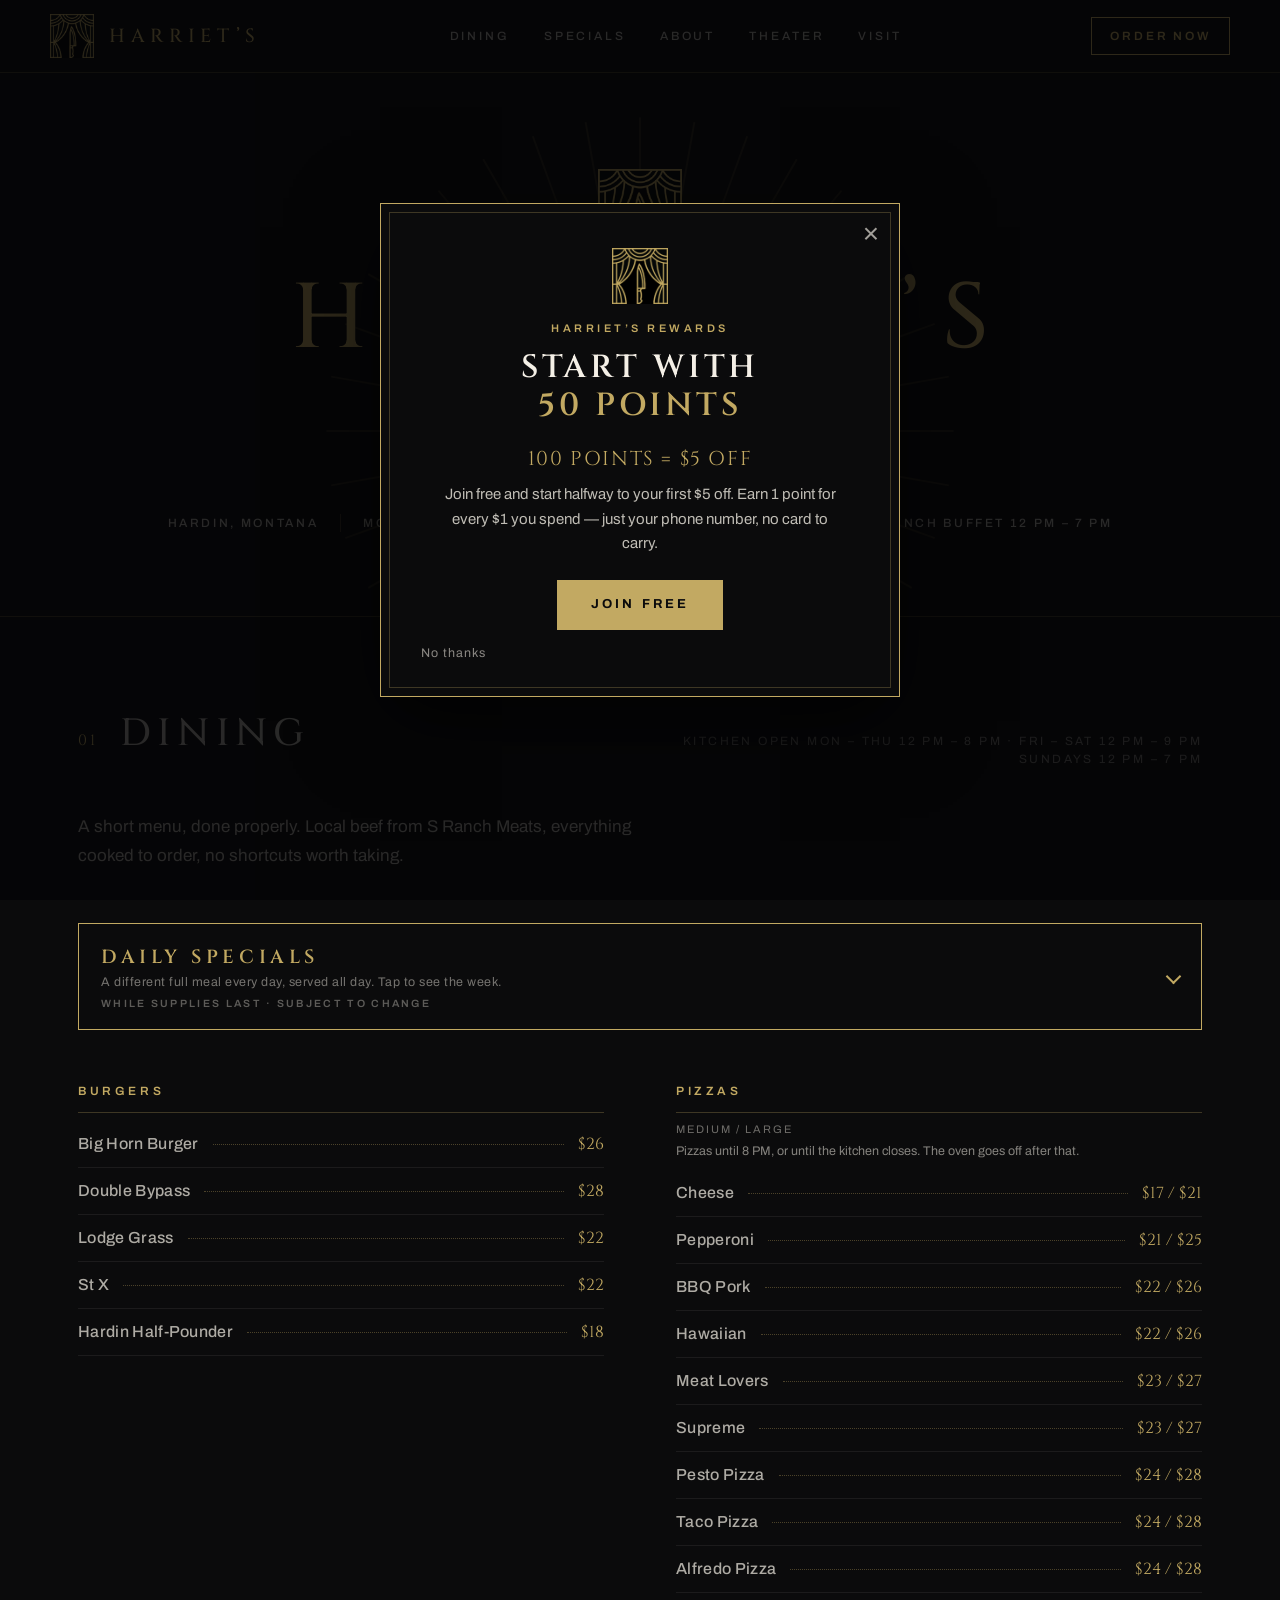
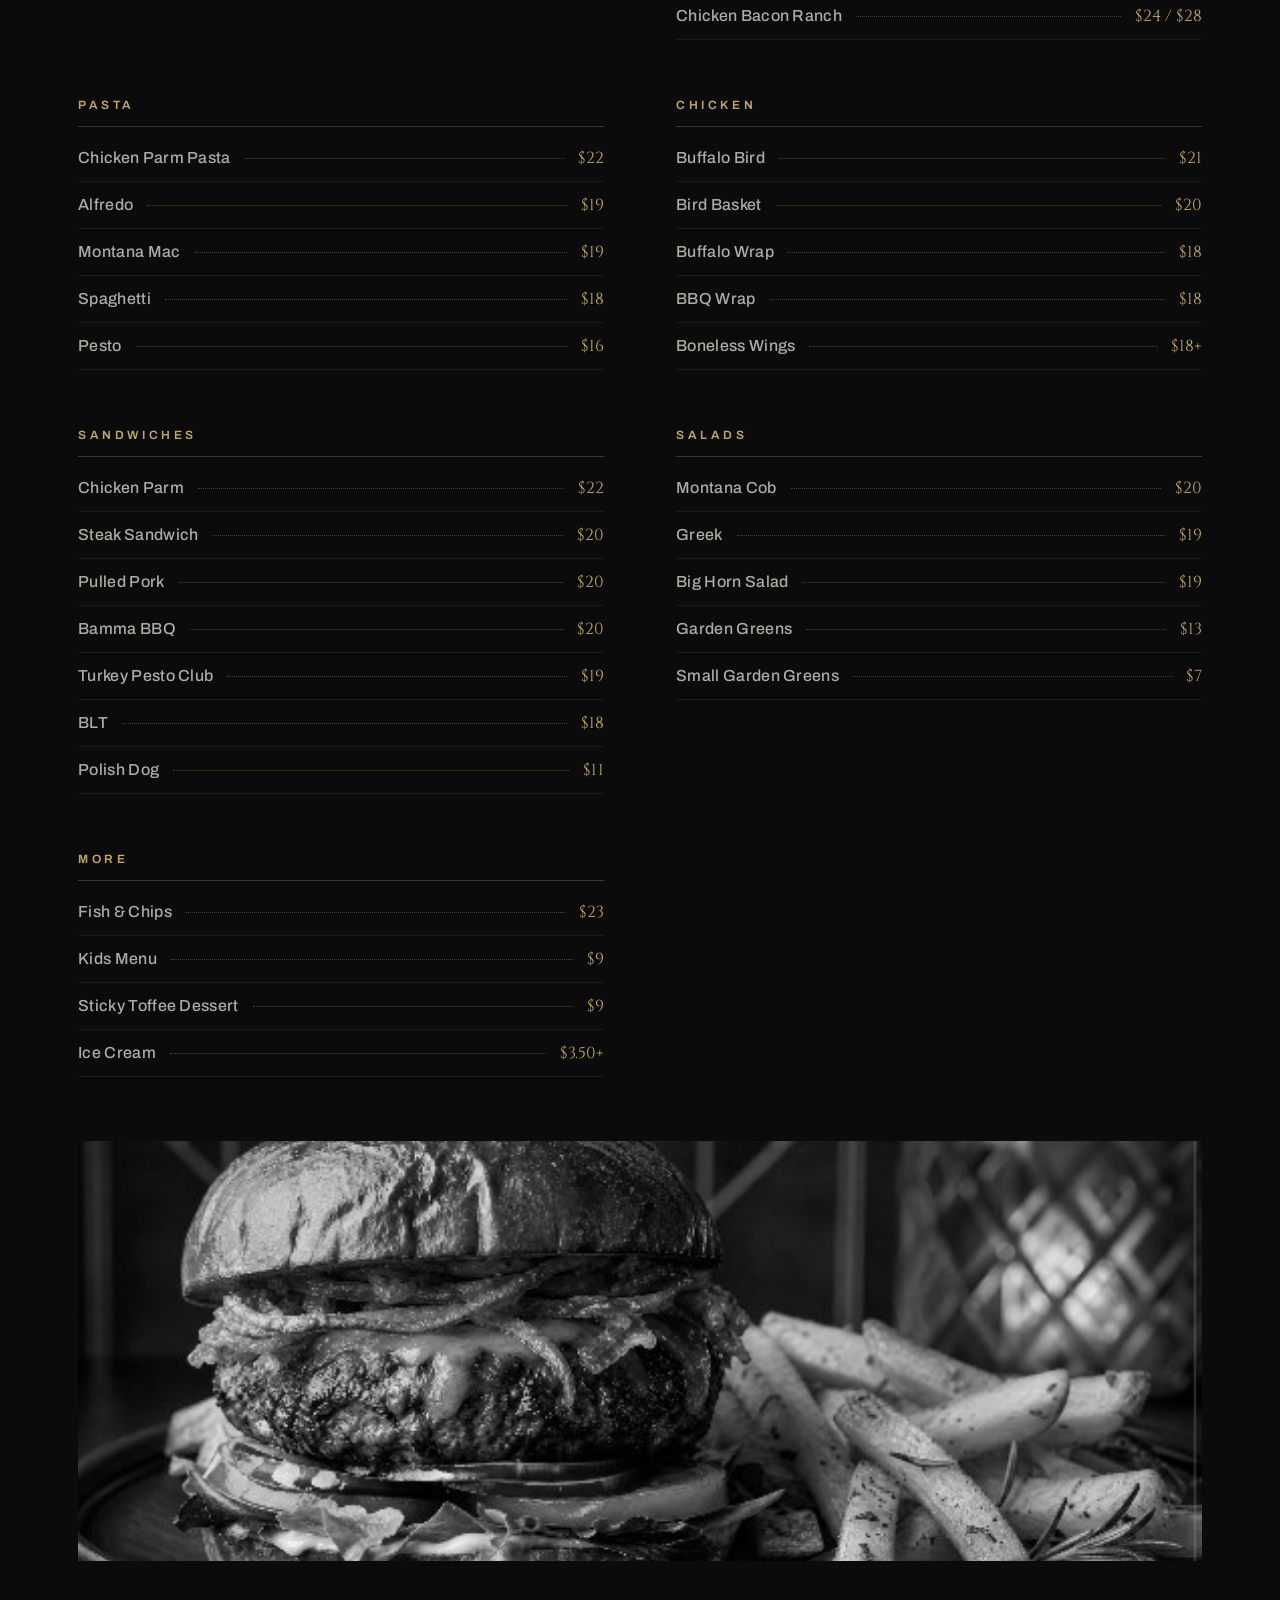
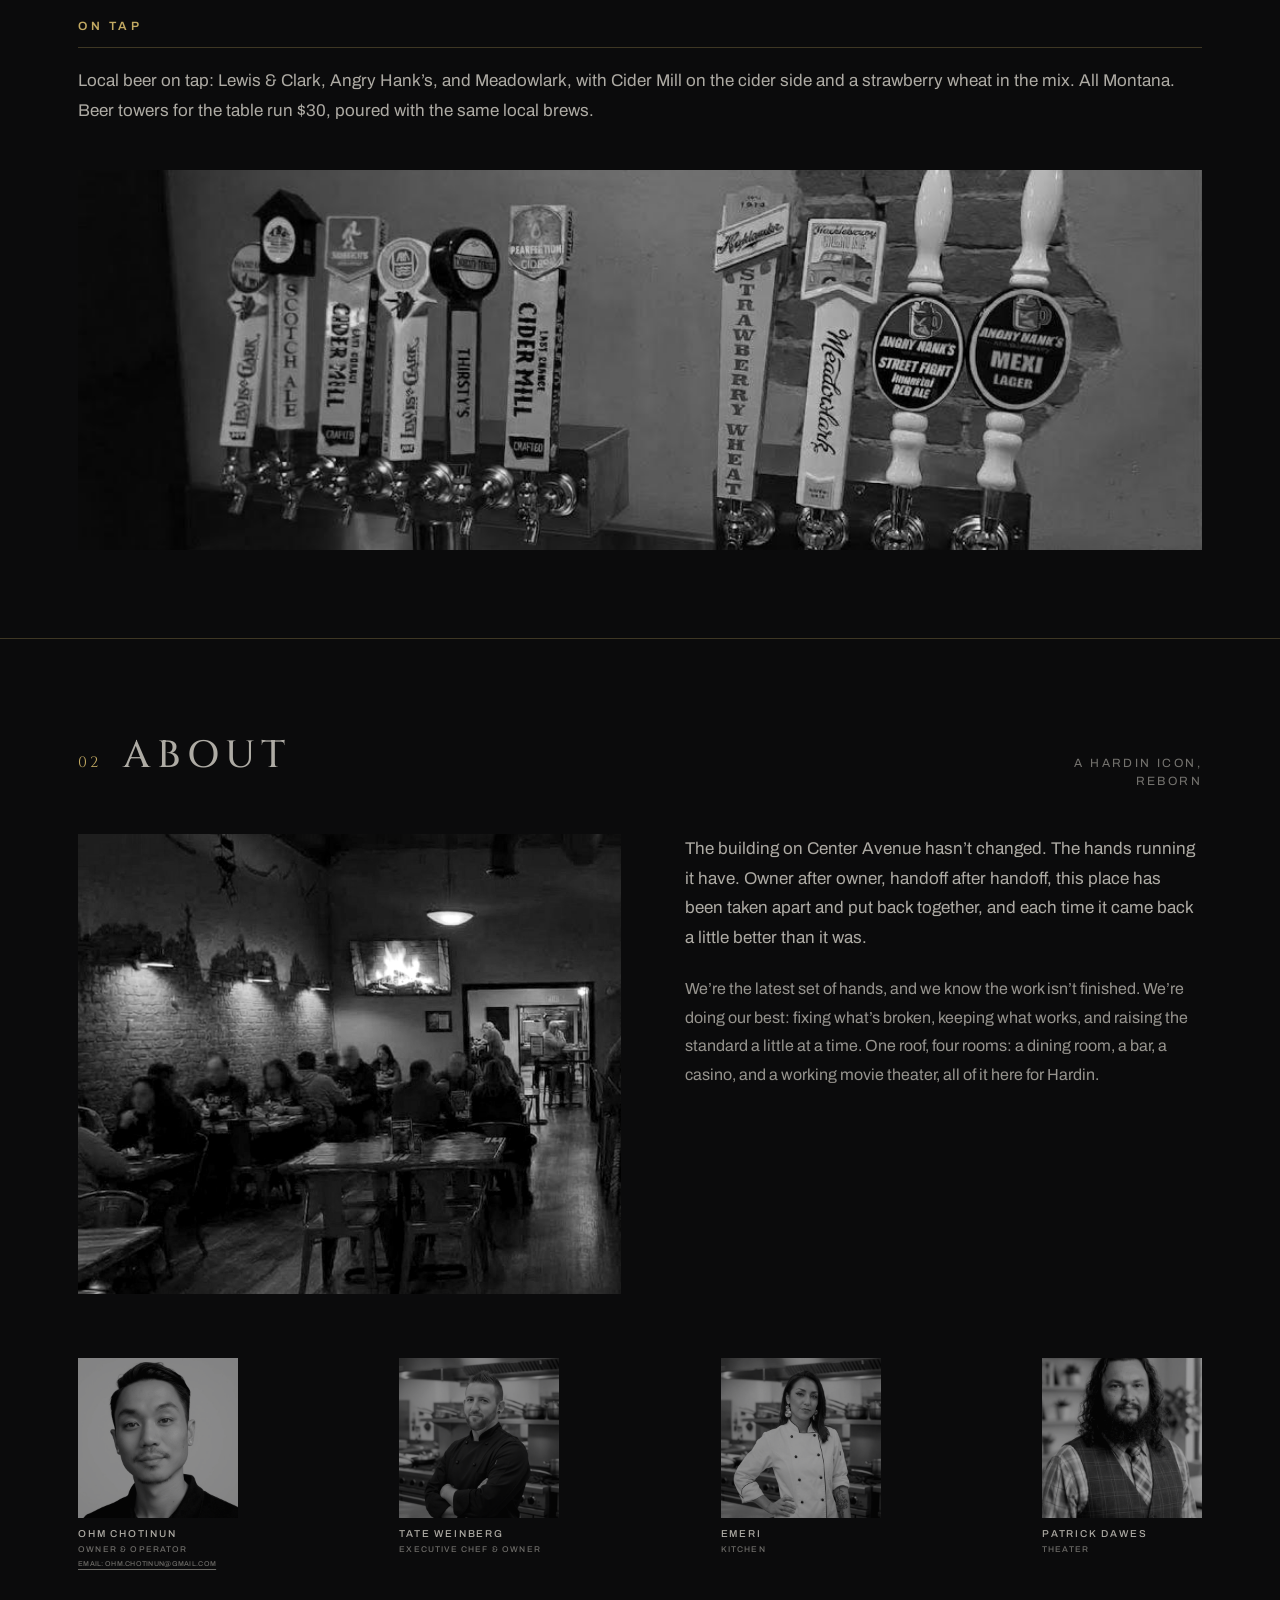
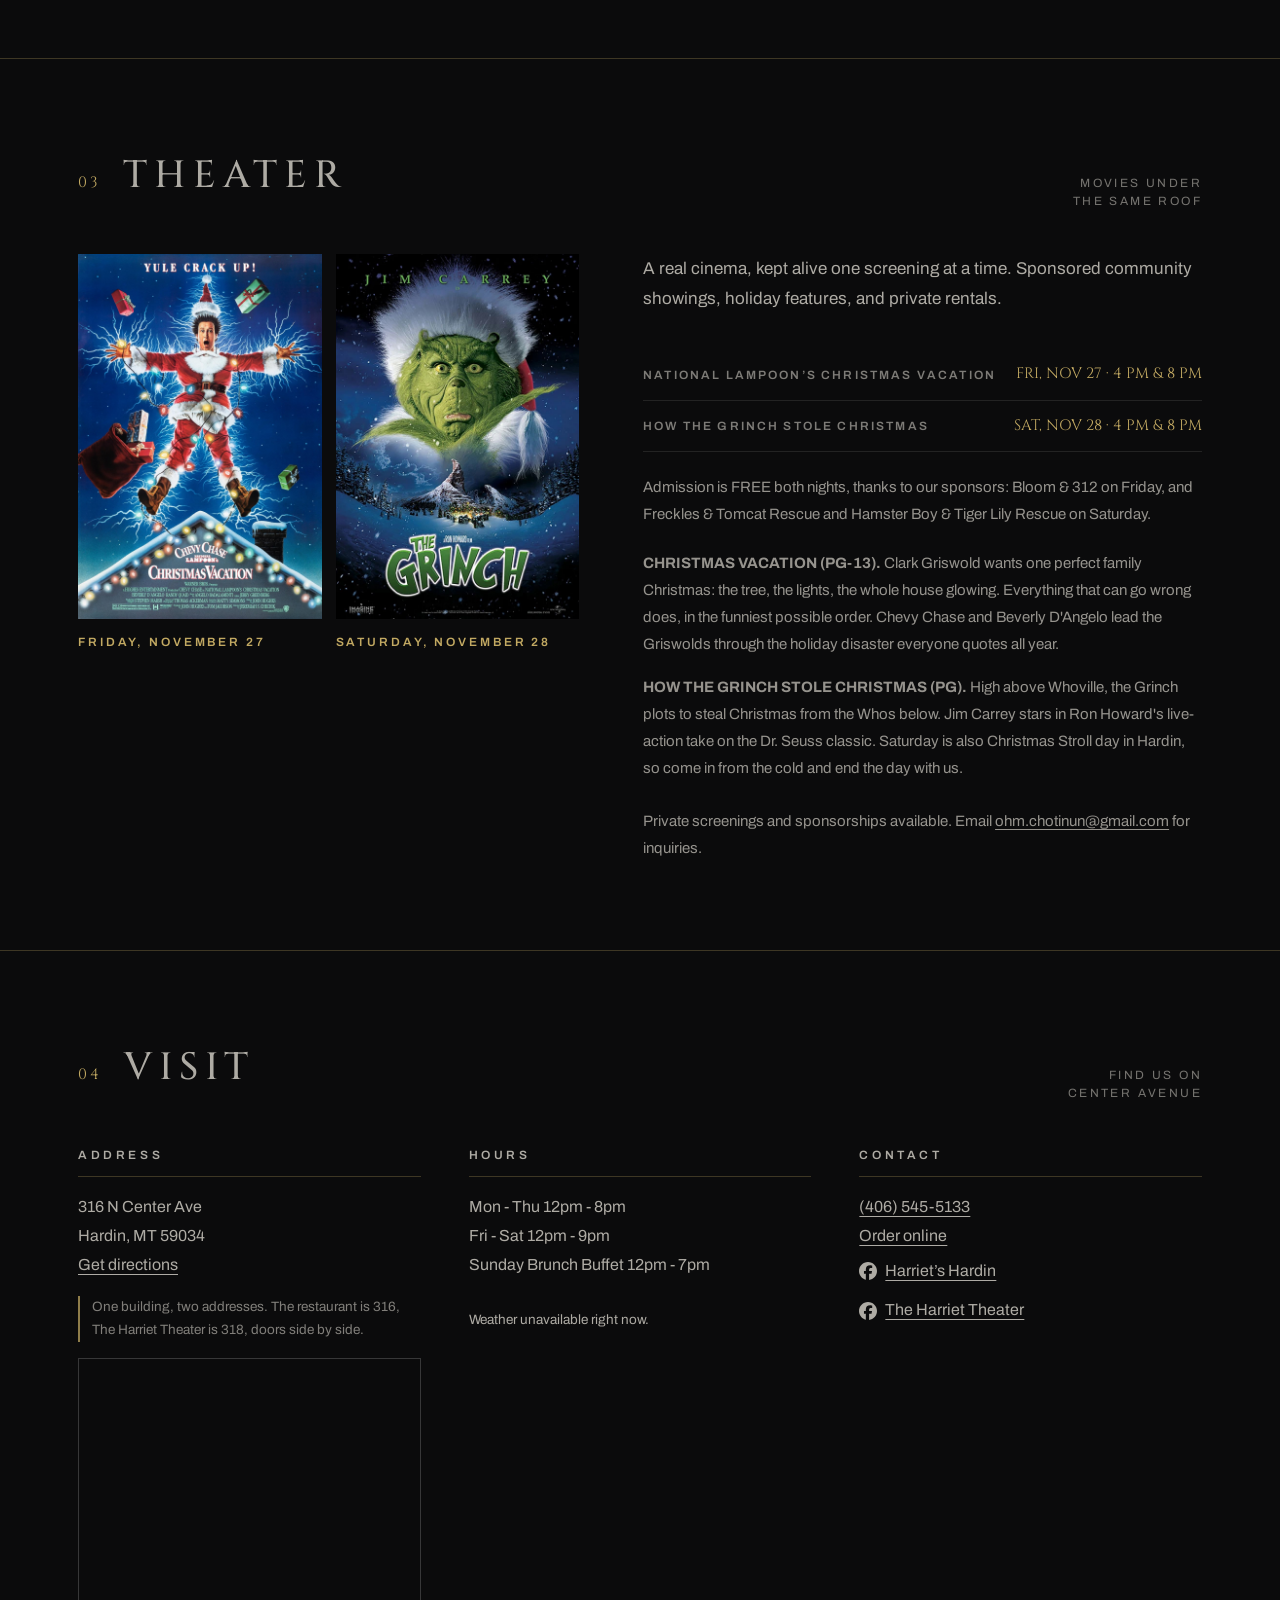
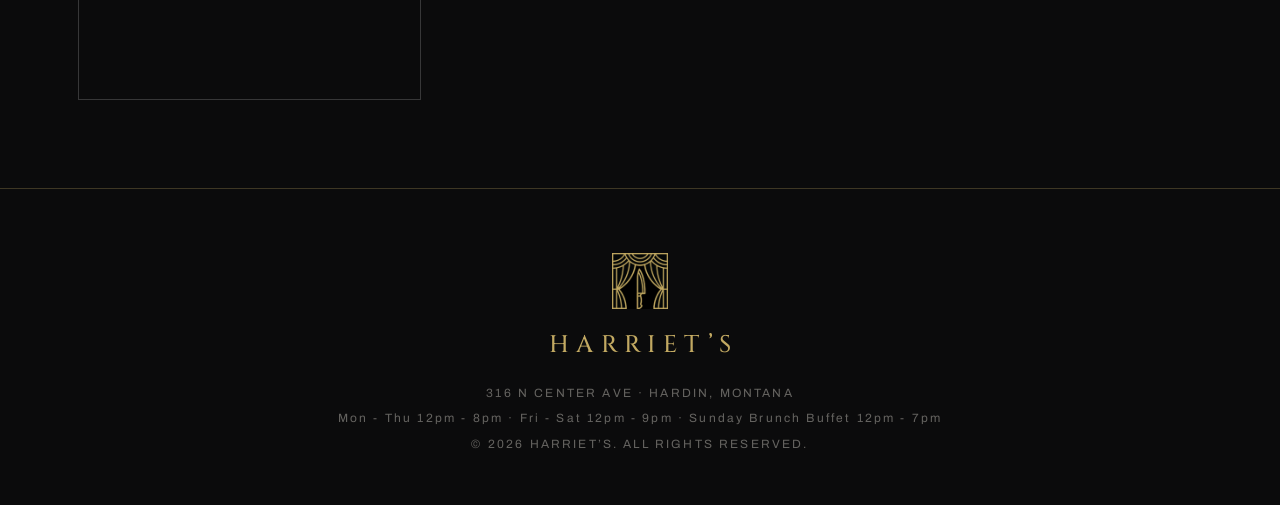
<file: index.html>
<!DOCTYPE html>
<html lang="en">
<head>
<!-- Google tag (gtag.js) - GA4 Harriets property 530887319 -->
<script async src="https://www.googletagmanager.com/gtag/js?id=G-EW9SPTZ8CP"></script>
<script>
  window.dataLayer = window.dataLayer || [];
  function gtag(){dataLayer.push(arguments);}
  gtag('js', new Date());
  gtag('config', 'G-EW9SPTZ8CP');
</script>
<meta charset="utf-8">
<meta name="viewport" content="width=device-width, initial-scale=1">
<link rel="icon" type="image/png" sizes="48x48" href="favicon.png">
<title>Harriet's — Restaurant, Bar, Casino &amp; Theater in Hardin, MT</title>
<meta name="description" content="Harriet's is a restaurant, bar, casino and theater in Hardin, Montana. Open Monday to Thursday 12 PM to 8 PM, Friday and Saturday 12 PM to 9 PM. Sunday brunch buffet 12 PM to 7 PM.">
<link rel="canonical" href="https://harrietshardin.com/">
<meta name="theme-color" content="#0B0B0C">
<meta property="og:type" content="website">
<meta property="og:site_name" content="Harriet's">
<meta property="og:title" content="Harriet's — Restaurant, Bar, Casino &amp; Theater in Hardin, MT">
<meta property="og:description" content="Harriet's is a restaurant, bar, casino and theater in Hardin, Montana. Open Monday to Thursday 12 PM to 8 PM, Friday and Saturday 12 PM to 9 PM. Sunday brunch buffet 12 PM to 7 PM.">
<meta property="og:url" content="https://harrietshardin.com/">
<meta property="og:image" content="https://harrietshardin.com/assets/interior.jpg">
<meta name="twitter:card" content="summary_large_image">
<meta name="twitter:title" content="Harriet's — Restaurant, Bar, Casino &amp; Theater in Hardin, MT">
<meta name="twitter:description" content="Restaurant, bar, casino and movie theater in Hardin, Montana. Mon to Thu 12 PM to 8 PM, Fri and Sat 12 PM to 9 PM. Sunday brunch buffet 12 PM to 7 PM.">
<meta name="twitter:image" content="https://harrietshardin.com/assets/interior.jpg">
<script type="application/ld+json">
{
  "@context": "https://schema.org",
  "@graph": [
    {
      "@type": "Restaurant",
      "@id": "https://harrietshardin.com/#restaurant",
      "name": "Harriet's",
      "url": "https://harrietshardin.com/",
      "telephone": "+1-406-545-5133",
      "priceRange": "$$",
      "servesCuisine": ["American", "Pizza"],
      "image": "https://harrietshardin.com/assets/interior.jpg",
      "logo": "https://harrietshardin.com/assets/badge.png",
      "address": {
        "@type": "PostalAddress",
        "streetAddress": "316 N Center Ave",
        "addressLocality": "Hardin",
        "addressRegion": "MT",
        "postalCode": "59034",
        "addressCountry": "US"
      },
      "geo": { "@type": "GeoCoordinates", "latitude": 45.731987, "longitude": -107.606436 },
      "hasMap": "https://www.google.com/maps/dir/?api=1&destination=Harriet%27s%2C+316+N+Center+Ave%2C+Hardin%2C+MT+59034",
      "hasMenu": "https://harrietshardin.com/#dining",
      "potentialAction": {
        "@type": "OrderAction",
        "target": "https://order.toasttab.com/online/harriets-hardin-mt-316-n-center-ave"
      },
      "openingHoursSpecification": [
        {
          "@type": "OpeningHoursSpecification",
          "dayOfWeek": ["Monday", "Tuesday", "Wednesday", "Thursday"],
          "opens": "12:00",
          "closes": "20:00"
        },
        {
          "@type": "OpeningHoursSpecification",
          "dayOfWeek": ["Friday", "Saturday"],
          "opens": "12:00",
          "closes": "21:00"
        },
        {
          "@type": "OpeningHoursSpecification",
          "dayOfWeek": "Sunday",
          "opens": "12:00",
          "closes": "19:00"
        }
      ],
      "sameAs": [
        "https://www.facebook.com/harrietshardin",
        "https://www.facebook.com/profile.php?id=61594097559830",
        "https://www.instagram.com/harriets_hardin"
      ]
    },
    {
      "@type": "MovieTheater",
      "@id": "https://harrietshardin.com/#theater",
      "name": "The Harriet Theater",
      "url": "https://harrietshardin.com/#theater",
      "telephone": "+1-406-545-5133",
      "address": {
        "@type": "PostalAddress",
        "streetAddress": "318 N Center Ave",
        "addressLocality": "Hardin",
        "addressRegion": "MT",
        "postalCode": "59034",
        "addressCountry": "US"
      },
      "geo": { "@type": "GeoCoordinates", "latitude": 45.731987, "longitude": -107.606436 },
      "sameAs": ["https://www.facebook.com/profile.php?id=61594097559830"]
    }
  ]
}
</script>
<link href="https://fonts.googleapis.com/css2?family=Cinzel:wght@400;500;600&family=Archivo:wght@400;500;600&display=swap" rel="stylesheet">
<style>
  :root{
    --ink:#0B0B0C; --ivory:#F4EFE6; --gold:#C2A962; --gold-dim:rgba(194,169,98,.55);
    --line:rgba(194,169,98,.28); --paper-line:rgba(20,20,18,.16);
  }
  *{margin:0;padding:0;box-sizing:border-box;}
  html{scroll-behavior:smooth;}
  body{font-family:'Archivo',Helvetica,Arial,sans-serif;background:var(--ink);color:rgba(244,239,230,.7);
       -webkit-font-smoothing:antialiased;line-height:1.5;}
  img{display:block;max-width:100%;}
  a{color:inherit;text-decoration:none;}
  .wrap{max-width:1180px;margin:0 auto;padding:0 28px;}
  .ks{margin-left:-.05em;}

  /* ---------- NAV ---------- */
  nav{position:sticky;top:0;z-index:50;background:rgba(11,11,12,.92);backdrop-filter:blur(8px);
      border-bottom:1px solid var(--line);}
  .nav-in{display:flex;align-items:center;justify-content:space-between;padding:14px 0;}
  .brand{display:flex;align-items:center;gap:14px;}
  .brand img{width:44px;height:44px;}
  .brand .wm{font-family:'Cinzel',serif;font-weight:500;font-size:19px;letter-spacing:.3em;padding-left:.05em;color:var(--gold);}
  .links{display:flex;gap:34px;font-size:12px;letter-spacing:.24em;font-weight:500;}
  .links a{opacity:1;} .links a:hover{opacity:1;color:var(--gold);}
  .order{border:1px solid var(--gold);color:var(--gold);padding:9px 18px;font-size:12px;letter-spacing:.24em;font-weight:600;}
  .order:hover{background:var(--gold);color:var(--ink);}
  @media(max-width:760px){ .links{display:none;} }

  /* ---------- HERO ---------- */
  .hero{position:relative;text-align:center;padding:96px 0 84px;overflow:hidden;}
  .sunburst{position:absolute;left:50%;top:38px;transform:translateX(-50%);width:640px;height:640px;
            opacity:.16;pointer-events:none;}
  .hero .badge{width:84px;margin:0 auto;position:relative;}
  .hero h1{font-family:'Cinzel',serif;font-weight:500;color:var(--gold);
           font-size:clamp(44px,9vw,92px);letter-spacing:.3em;padding-left:.3em;margin-top:18px;line-height:1.05;}
  .hero .desc{margin-top:18px;font-size:13px;letter-spacing:.44em;padding-left:.44em;font-weight:500;opacity:1;}
  .hero .est{font-family:'Cinzel',serif;margin-top:32px;font-size:13px;letter-spacing:.44em;padding-left:.44em;color:var(--gold);}
.hero .rule{width:120px;height:1px;background:var(--gold);margin:22px auto 34px;opacity:.8;}
  .hero .meta{display:flex;justify-content:center;gap:0;flex-wrap:wrap;font-size:12px;letter-spacing:.22em;font-weight:500;}
  .hero .meta span{padding:0 22px;border-right:1px solid var(--line);}
  .hero .meta span:last-child{border-right:none;}
  .hero .meta .hrs{white-space:nowrap;padding:0;border-right:none;}
  .hero .meta .sep{padding:0;border-right:none;}
  @media(max-width:640px){ .hero .meta span{border-right:none;padding:4px 10px;} .hero .meta .hrs-b{display:block;} .hero .meta .sep{display:none;} }
  @media(max-width:640px){ .sec-head:has(> .knote){flex-wrap:wrap;row-gap:10px;} .knote{flex:0 0 100%;margin-left:0;} .knote .k1{white-space:nowrap;} .knote .k2{display:block;white-space:nowrap;} .knote .ksep{display:none;} }

  /* ---------- SECTIONS ---------- */
  section.blk{padding:88px 0;border-top:1px solid var(--line);}
  .sec-head{display:flex;align-items:baseline;gap:22px;margin-bottom:44px;}
  .sec-num{font-family:'Cinzel',serif;color:var(--gold);font-size:15px;letter-spacing:.2em;}
  .sec-title{font-family:'Cinzel',serif;font-weight:500;font-size:clamp(26px,4vw,38px);letter-spacing:.18em;color:rgba(244,239,230,.7);}
  .sec-note{margin-left:auto;font-size:12px;letter-spacing:.2em;opacity:.65;text-align:right;}
  .lead{font-size:17px;line-height:1.75;max-width:560px;opacity:1;}
  .bw{filter:grayscale(1) contrast(1.05);}

  /* menu */
  .menu-grid{display:grid;grid-template-columns:1fr 1fr;gap:56px 72px;}
  @media(max-width:820px){ .menu-grid{grid-template-columns:1fr;} }
  .cat h3{font-size:12px;letter-spacing:.3em;font-weight:600;color:var(--gold);
          border-bottom:1px solid var(--line);padding-bottom:12px;margin-bottom:8px;}
  .item{display:flex;align-items:baseline;gap:14px;padding:11px 0;border-bottom:1px solid rgba(244,239,230,.07);}
  .item .nm{font-size:16px;font-weight:500;letter-spacing:.02em;}
  .item .dots{flex:1;border-bottom:1px dotted rgba(194,169,98,.35);transform:translateY(-4px);}
  .item .pr{font-family:'Cinzel',serif;font-size:16px;color:var(--gold);white-space:nowrap;}
  .photo-band{margin-top:64px;}
  .photo-band img{width:100%;height:380px;object-fit:cover;}

  /* specials expander */
  .sp-bar{display:flex;align-items:center;gap:16px;width:100%;text-align:left;cursor:pointer;background:none;
          border:1px solid var(--gold);padding:20px 22px;font-family:inherit;color:inherit;}
  .sp-bar:hover{background:rgba(194,169,98,.06);}
  .sp-bar-txt{display:block;}
  .sp-bar-t{display:block;font-family:'Cinzel',serif;font-size:19px;letter-spacing:.24em;color:var(--gold);font-weight:600;}
  .sp-bar-s{display:block;font-size:12.5px;opacity:.65;margin-top:5px;letter-spacing:.04em;}
  .sp-bar-micro{display:block;font-size:10.5px;letter-spacing:.22em;opacity:.5;margin-top:9px;font-weight:600;}
  .sp-chev{margin-left:auto;width:11px;height:11px;flex:none;border-right:2px solid var(--gold);border-bottom:2px solid var(--gold);transform:rotate(45deg);}
  .sp-chev.up{transform:rotate(225deg);}
  .sp-panel{border:1px solid var(--line);border-top:none;padding:26px 22px 24px;}
  .sp-fine{margin-top:28px;font-size:12.5px;line-height:1.8;opacity:.55;}

  /* about */
  .about-grid{display:grid;grid-template-columns:1.05fr 1fr;gap:64px;align-items:start;}
  @media(max-width:820px){ .about-grid{grid-template-columns:1fr;} }
  .about-grid img{width:100%;height:460px;object-fit:cover;}
  .crew{display:flex;justify-content:space-between;gap:18px;margin-top:64px;}
  .crew figure{width:160px;}
  @media(max-width:820px){ .crew{flex-wrap:wrap;} .crew figure{width:38%;} }
  .crew figure img{width:100%;aspect-ratio:1;object-fit:cover;opacity:.6;}
  .crew figcaption{margin-top:8px;font-size:10px;letter-spacing:.18em;font-weight:500;}
  .crew figcaption small{display:block;letter-spacing:.14em;opacity:.6;margin-top:3px;}

  /* theater */
  .theater-grid{display:grid;grid-template-columns:1fr 1fr;gap:64px;align-items:start;}
  @media(max-width:820px){ .theater-grid{grid-template-columns:1fr;} }
  .theater-grid img{width:100%;height:380px;object-fit:cover;}
  table.tt{width:100%;border-collapse:collapse;font-size:15px;}
  table.tt td{padding:14px 0;border-bottom:1px solid rgba(244,239,230,.1);}
  table.tt td:first-child{letter-spacing:.18em;font-size:12px;font-weight:600;opacity:.7;padding-right:18px;white-space:nowrap;}
  table.tt td:last-child{text-align:right;font-family:'Cinzel',serif;color:var(--gold);white-space:nowrap;}

  /* visit */
  .visit{background:var(--ink);}
  
  .visit-grid{display:grid;grid-template-columns:repeat(3,1fr);gap:48px;}
  @media(max-width:820px){ .visit-grid{grid-template-columns:1fr;} }
  .visit h4{font-size:12px;letter-spacing:.3em;font-weight:600;border-bottom:1px solid var(--line);padding-bottom:12px;margin-bottom:16px;}
  .visit p{font-size:16px;line-height:1.8;}
  .visit a{text-decoration:underline;text-underline-offset:4px;}
.fbrow{display:inline-flex;align-items:center;gap:8px;margin-top:6px;}

  /* footer */
  .fbadge{display:block;width:56px;height:56px;margin:0 auto 18px;}
footer{padding:64px 0 48px;text-align:center;border-top:1px solid var(--line);}
  footer .wm{font-family:'Cinzel',serif;font-weight:500;font-size:24px;letter-spacing:.3em;padding-left:.3em;color:var(--gold);}
  footer .fine{margin-top:18px;font-size:12px;letter-spacing:.18em;opacity:.55;line-height:2.1;}

  /* ---------- REWARDS POPUP ---------- */
  .rw-overlay{position:fixed;inset:0;z-index:200;background:rgba(5,5,6,.78);display:none;align-items:center;justify-content:center;padding:20px;}
  .rw-overlay.rw-show{display:flex;}
  .rw-card{position:relative;background:var(--ink);border:1px solid var(--gold);max-width:520px;width:100%;text-align:center;padding:44px 40px 36px;box-shadow:0 24px 80px rgba(0,0,0,.6);}
  .rw-card:before{content:"";position:absolute;inset:8px;border:1px solid var(--line);pointer-events:none;}
  .rw-badge{width:56px;height:56px;margin:0 auto 16px;}
  .rw-eyebrow{font-size:11px;letter-spacing:.32em;color:var(--gold);font-weight:600;margin-bottom:12px;}
  .rw-title{font-family:'Cinzel',serif;font-weight:600;font-size:32px;letter-spacing:.12em;color:var(--ivory);line-height:1.2;}
  .rw-title span{color:var(--gold);}
  .rw-offer{margin:18px 0 8px;font-family:'Cinzel',serif;font-size:20px;letter-spacing:.08em;color:var(--gold);}
  .rw-copy{font-size:15px;line-height:1.65;color:rgba(244,239,230,.78);max-width:400px;margin:0 auto;}
  .rw-btn{display:inline-block;margin-top:24px;background:var(--gold);color:var(--ink);font-size:13px;letter-spacing:.24em;font-weight:700;padding:15px 34px;}
  .rw-btn:hover{opacity:.88;}
  .rw-no{display:block;margin-top:16px;font-size:12.5px;letter-spacing:.08em;color:rgba(244,239,230,.55);cursor:pointer;background:none;border:none;font-family:inherit;}
  .rw-no:hover{color:var(--ivory);}
  .rw-x{position:absolute;top:10px;right:14px;z-index:2;background:none;border:none;color:rgba(244,239,230,.65);font-size:28px;line-height:1;cursor:pointer;padding:6px;}
  .rw-x:hover{color:var(--gold);}
  @media(max-width:640px){ .rw-card{padding:38px 24px 30px;} .rw-title{font-size:26px;} }
</style>
<!-- Meta Pixel Code -->
<script>
!function(f,b,e,v,n,t,s)
{if(f.fbq)return;n=f.fbq=function(){n.callMethod?
n.callMethod.apply(n,arguments):n.queue.push(arguments)};
if(!f._fbq)f._fbq=n;n.push=n;n.loaded=!0;n.version='2.0';
n.queue=[];t=b.createElement(e);t.async=!0;
t.src=v;s=b.getElementsByTagName(e)[0];
s.parentNode.insertBefore(t,s)}(window, document,'script',
'https://connect.facebook.net/en_US/fbevents.js');
fbq('init', '341253272173795');
fbq('track', 'PageView');
</script>
<noscript><img height="1" width="1" style="display:none"
src="https://www.facebook.com/tr?id=341253272173795&ev=PageView&noscript=1"
/></noscript>
<!-- End Meta Pixel Code -->
</head>
<body>

<nav><div class="wrap nav-in">
  <a class="brand" href="#top">
    <img src="assets/badge.png" alt="Harriet's emblem">
    <span class="wm">HARRIET&rsquo;<span class="ks">S</span></span>
  </a>
  <div class="links">
    <a href="#dining">DINING</a>
    <a href="#specials">SPECIALS</a>
    <a href="#about">ABOUT</a>
    <a href="#theater">THEATER</a>
    <a href="#visit">VISIT</a>
  </div>
  <a class="order" href="https://order.toasttab.com/online/harriets-hardin-mt-316-n-center-ave" target="_blank" rel="noopener">ORDER NOW</a>
</div></nav>

<header class="hero" id="top">
  <svg class="sunburst" viewBox="0 0 200 200" fill="none" stroke="#C2A962" stroke-width="0.6" aria-hidden="true">
    <g id="rays"></g>
  </svg>
  <script>
    (function(){var g=document.getElementById('rays'),s='';
      for(var i=0;i<36;i++){var a=(i*10)*Math.PI/180;
        s+='<line x1="100" y1="100" x2="'+(100+98*Math.cos(a)).toFixed(1)+'" y2="'+(100+98*Math.sin(a)).toFixed(1)+'"/>';}
      g.innerHTML=s;})();
  </script>
  <div class="wrap">
    <img class="badge" src="assets/badge.png" alt="Harriet's emblem: theater curtains and a chef's knife">
    <h1>HARRIET&rsquo;<span class="ks">S</span></h1>
    <div class="desc">RESTAURANT &middot; BAR &middot; CASINO &middot; THEATER</div>
    <div class="est">EST. 2026</div>
    <div class="rule"></div>
    <div class="meta">
      <span>HARDIN, MONTANA</span>
      <span><span class="hrs">MON &ndash; THU 12 PM &ndash; 8 PM</span><span class="hrs hrs-b"><span class="sep"> &middot; </span>FRI &ndash; SAT 12 PM &ndash; 9 PM</span></span>
      <span>SUNDAY BRUNCH BUFFET 12 PM &ndash; 7 PM</span>
    </div>
  </div>
</header>

<section class="blk" id="dining"><div class="wrap">
  <div class="sec-head">
    <span class="sec-num">01</span>
    <h2 class="sec-title">DINING</h2>
    <span class="sec-note knote">KITCHEN OPEN <span class="k1">MON &ndash; THU 12 PM &ndash; 8 PM</span><span class="k2"><span class="ksep"> &middot; </span>FRI &ndash; SAT 12 PM &ndash; 9 PM</span><br>SUNDAYS 12 PM &ndash; 7 PM</span>
  </div>
  <p class="lead">A short menu, done properly. Local beef from S Ranch Meats, everything cooked to order, no shortcuts worth taking.</p>

  <div id="specials" style="margin-top:52px;scroll-margin-top:96px;">
    <button class="sp-bar" id="spBar" aria-expanded="false" aria-controls="spPanel">
      <span class="sp-bar-txt">
        <span class="sp-bar-t">DAILY SPECIALS</span>
        <span class="sp-bar-s">A different full meal every day, served all day. Tap to see the week.</span>
        <span class="sp-bar-micro">WHILE SUPPLIES LAST &middot; SUBJECT TO CHANGE</span>
      </span>
      <span class="sp-chev" id="spChev"></span>
    </button>
    <div class="sp-panel" id="spPanel" hidden>
      <p class="lead" style="max-width:none">A different full meal every day, served all day. Monday through Saturday, each special comes with a Garden Greens Salad and dessert for one price. Sunday is the brunch buffet.</p>
      <div class="menu-grid" style="margin-top:36px;">
        <div class="cat"><h3>MONDAY</h3>
          <div class="item"><span class="nm">S Ranch Pot Roast</span><span class="dots"></span><span class="pr">$32</span></div>
          <div style="font-size:12.5px;opacity:.75;margin-top:8px;">Dinner roll, Garden Greens Salad, and Basque Cheesecake.</div>
        </div>
        <div class="cat"><h3>TUESDAY</h3>
          <div class="item"><span class="nm">Harriet&rsquo;s Lasagna</span><span class="dots"></span><span class="pr">$28</span></div>
          <div style="font-size:12.5px;opacity:.75;margin-top:8px;">Garlic cheese bread, Garden Greens Salad, and Dulce de Leche.</div>
        </div>
        <div class="cat"><h3>WEDNESDAY</h3>
          <div class="item"><span class="nm">Turkey Dinner</span><span class="dots"></span><span class="pr">$32</span></div>
          <div style="font-size:12.5px;opacity:.75;margin-top:8px;">Dinner roll, mashed potatoes, stuffing, sweet corn, gravy, Garden Greens Salad, and an apple tart.</div>
        </div>
        <div class="cat"><h3>THURSDAY</h3>
          <div class="item"><span class="nm">Orange Chicken</span><span class="dots"></span><span class="pr">$30</span></div>
          <div style="font-size:12.5px;opacity:.75;margin-top:8px;">Jasmine rice, 2 veggie egg rolls, Garden Greens Salad, and sticky toffee cake.</div>
        </div>
        <div class="cat"><h3>FRIDAY &amp; SATURDAY</h3>
          <div class="item"><span class="nm">8oz S Ranch Steak Dinner</span><span class="dots"></span><span class="pr">$54</span></div>
          <div class="item"><span class="nm">Add 4 Colossal Shrimp Scampi</span><span class="dots"></span><span class="pr">+$6</span></div>
          <div style="font-size:12.5px;opacity:.75;margin-top:8px;">White truffle Parmesan mashed potatoes, pan-seared broccolini, Garden Greens Salad, and Creme Brulee.</div>
        </div>
        <div class="cat"><h3>SUNDAY</h3>
          <div class="item"><span class="nm">Brunch Buffet</span><span class="dots"></span><span class="pr">$20</span></div>
          <div style="font-size:12.5px;opacity:.75;margin-top:8px;">All you can eat, 12 PM to 7 PM. $12 for kids. $8 mimosas, $32 carafe mimosas, $16 16oz domestic beer buckets. The regular menu is also available.</div>
        </div>
      </div>
      <p class="sp-fine">Daily specials are prepared in limited quantities and served while supplies last. A special may sell out at any time, and no rain checks are given. Items, ingredients, prices, and availability are subject to change without notice. Harriet&rsquo;s reserves the right to modify or discontinue any special at any time.</p>
    </div>
  </div>
  <script>
    (function(){var b=document.getElementById('spBar'),p=document.getElementById('spPanel'),c=document.getElementById('spChev');
      b.addEventListener('click',function(){var open=p.hidden;p.hidden=!open;b.setAttribute('aria-expanded',open);c.className=open?'sp-chev up':'sp-chev';});})();
  </script>

  <div class="menu-grid" style="margin-top:52px;">
    <div class="cat"><h3>BURGERS</h3>
      <div class="item"><span class="nm">Big Horn Burger</span><span class="dots"></span><span class="pr">$26</span></div>
      <div class="item"><span class="nm">Double Bypass</span><span class="dots"></span><span class="pr">$28</span></div>
      <div class="item"><span class="nm">Lodge Grass</span><span class="dots"></span><span class="pr">$22</span></div>
      <div class="item"><span class="nm">St X</span><span class="dots"></span><span class="pr">$22</span></div>
      <div class="item"><span class="nm">Hardin Half-Pounder</span><span class="dots"></span><span class="pr">$18</span></div>
    </div>
    <div class="cat"><h3>PIZZAS</h3>
      <div style="font-size:11px;letter-spacing:.18em;opacity:.6;margin-bottom:4px">MEDIUM / LARGE</div>
      <div style="font-size:12.5px;opacity:.75;margin-bottom:10px">Pizzas until 8 PM, or until the kitchen closes. The oven goes off after that.</div>
      <div class="item"><span class="nm">Cheese</span><span class="dots"></span><span class="pr">$17 / $21</span></div>
      <div class="item"><span class="nm">Pepperoni</span><span class="dots"></span><span class="pr">$21 / $25</span></div>
      <div class="item"><span class="nm">BBQ Pork</span><span class="dots"></span><span class="pr">$22 / $26</span></div>
      <div class="item"><span class="nm">Hawaiian</span><span class="dots"></span><span class="pr">$22 / $26</span></div>
      <div class="item"><span class="nm">Meat Lovers</span><span class="dots"></span><span class="pr">$23 / $27</span></div>
      <div class="item"><span class="nm">Supreme</span><span class="dots"></span><span class="pr">$23 / $27</span></div>
      <div class="item"><span class="nm">Pesto Pizza</span><span class="dots"></span><span class="pr">$24 / $28</span></div>
      <div class="item"><span class="nm">Taco Pizza</span><span class="dots"></span><span class="pr">$24 / $28</span></div>
      <div class="item"><span class="nm">Alfredo Pizza</span><span class="dots"></span><span class="pr">$24 / $28</span></div>
      <div class="item"><span class="nm">Chicken Bacon Ranch</span><span class="dots"></span><span class="pr">$24 / $28</span></div>
    </div>
    <div class="cat"><h3>PASTA</h3>
      <div class="item"><span class="nm">Chicken Parm Pasta</span><span class="dots"></span><span class="pr">$22</span></div>
      <div class="item"><span class="nm">Alfredo</span><span class="dots"></span><span class="pr">$19</span></div>
      <div class="item"><span class="nm">Montana Mac</span><span class="dots"></span><span class="pr">$19</span></div>
      <div class="item"><span class="nm">Spaghetti</span><span class="dots"></span><span class="pr">$18</span></div>
      <div class="item"><span class="nm">Pesto</span><span class="dots"></span><span class="pr">$16</span></div>
    </div>
    <div class="cat"><h3>CHICKEN</h3>
      <div class="item"><span class="nm">Buffalo Bird</span><span class="dots"></span><span class="pr">$21</span></div>
      <div class="item"><span class="nm">Bird Basket</span><span class="dots"></span><span class="pr">$20</span></div>
      <div class="item"><span class="nm">Buffalo Wrap</span><span class="dots"></span><span class="pr">$18</span></div>
      <div class="item"><span class="nm">BBQ Wrap</span><span class="dots"></span><span class="pr">$18</span></div>
      <div class="item"><span class="nm">Boneless Wings</span><span class="dots"></span><span class="pr">$18+</span></div>
    </div>
    <div class="cat"><h3>SANDWICHES</h3>
      <div class="item"><span class="nm">Chicken Parm</span><span class="dots"></span><span class="pr">$22</span></div>
      <div class="item"><span class="nm">Steak Sandwich</span><span class="dots"></span><span class="pr">$20</span></div>
      <div class="item"><span class="nm">Pulled Pork</span><span class="dots"></span><span class="pr">$20</span></div>
      <div class="item"><span class="nm">Bamma BBQ</span><span class="dots"></span><span class="pr">$20</span></div>
      <div class="item"><span class="nm">Turkey Pesto Club</span><span class="dots"></span><span class="pr">$19</span></div>
      <div class="item"><span class="nm">BLT</span><span class="dots"></span><span class="pr">$18</span></div>
      <div class="item"><span class="nm">Polish Dog</span><span class="dots"></span><span class="pr">$11</span></div>
    </div>
    <div class="cat"><h3>SALADS</h3>
      <div class="item"><span class="nm">Montana Cob</span><span class="dots"></span><span class="pr">$20</span></div>
      <div class="item"><span class="nm">Greek</span><span class="dots"></span><span class="pr">$19</span></div>
      <div class="item"><span class="nm">Big Horn Salad</span><span class="dots"></span><span class="pr">$19</span></div>
      <div class="item"><span class="nm">Garden Greens</span><span class="dots"></span><span class="pr">$13</span></div>
      <div class="item"><span class="nm">Small Garden Greens</span><span class="dots"></span><span class="pr">$7</span></div>
    </div>
    <div class="cat"><h3>MORE</h3>
      <div class="item"><span class="nm">Fish &amp; Chips</span><span class="dots"></span><span class="pr">$23</span></div>
      <div class="item"><span class="nm">Kids Menu</span><span class="dots"></span><span class="pr">$9</span></div>
      <div class="item"><span class="nm">Sticky Toffee Dessert</span><span class="dots"></span><span class="pr">$9</span></div>
      <div class="item"><span class="nm">Ice Cream</span><span class="dots"></span><span class="pr">$3.50+</span></div>
    </div>
  </div>

  <div class="photo-band"><img src="assets/burger.jpg" alt="Harriet's burger basket" style="width:100%;height:420px;object-fit:cover;"></div>
  <div style="margin-top:56px;">
    <h3 style="font-size:12px;letter-spacing:.3em;font-weight:600;color:var(--gold);border-bottom:1px solid var(--line);padding-bottom:12px;margin-bottom:18px;">ON TAP</h3>
    <p class="lead" style="max-width:none">Local beer on tap: Lewis &amp; Clark, Angry Hank&rsquo;s, and Meadowlark, with Cider Mill on the cider side and a strawberry wheat in the mix. All Montana. Beer towers for the table run $30, poured with the same local brews.</p>
  </div>
  <div class="photo-band" style="margin-top:44px;"><img src="assets/taps.jpg" alt="Local Montana beer taps at Harriet's"></div>
</div></section>

<section class="blk" id="about"><div class="wrap">
  <div class="sec-head">
    <span class="sec-num">02</span>
    <h2 class="sec-title">ABOUT</h2>
    <span class="sec-note">A HARDIN ICON,<br>REBORN</span>
  </div>
  <div class="about-grid">
    <img class="bw" src="assets/interior.jpg" alt="The Harriet's dining room">
    <div>
      <p class="lead">The building on Center Avenue hasn&rsquo;t changed. The hands running it have. Owner after owner, handoff after handoff, this place has been taken apart and put back together, and each time it came back a little better than it was.</p>
      <p style="margin-top:22px;font-size:16px;line-height:1.8;opacity:.85;">We&rsquo;re the latest set of hands, and we know the work isn&rsquo;t finished. We&rsquo;re doing our best: fixing what&rsquo;s broken, keeping what works, and raising the standard a little at a time. One roof, four rooms: a dining room, a bar, a casino, and a working movie theater, all of it here for Hardin.</p>
    </div>
  </div>
  <div class="crew">
    <figure><img class="bw" src="assets/crew-ohm.jpg" alt="Ohm Chotinun"><figcaption>OHM CHOTINUN<small>OWNER &amp; OPERATOR</small><small style="font-size:7px;letter-spacing:.04em;white-space:nowrap;"><a href="mailto:ohm.chotinun@gmail.com" style="text-decoration:underline;text-underline-offset:3px;">EMAIL: OHM.CHOTINUN@GMAIL.COM</a></small></figcaption></figure>
    <figure><img class="bw" src="assets/crew-tate.jpg" alt="Tate Weinberg"><figcaption>TATE WEINBERG<small>EXECUTIVE CHEF &amp; OWNER</small></figcaption></figure>
    <figure><img class="bw" src="assets/crew-emeri.jpg" alt="Emeri"><figcaption>EMERI<small>KITCHEN</small></figcaption></figure>
    <figure><img class="bw" src="assets/crew-patrick.jpg" alt="Patrick Dawes"><figcaption>PATRICK DAWES<small>THEATER</small></figcaption></figure>
  </div>
</div></section>

<section class="blk" id="theater"><div class="wrap">
  <div class="sec-head">
    <span class="sec-num">03</span>
    <h2 class="sec-title">THEATER</h2>
    <span class="sec-note">MOVIES UNDER<br>THE SAME ROOF</span>
  </div>
  <div class="theater-grid">
    <div>
      <div style="display:flex;gap:14px;">
        <img src="assets/poster-christmas-vacation.jpg" alt="National Lampoon's Christmas Vacation movie poster" style="flex:1;min-width:0;width:100%;height:auto;">
        <img src="assets/poster-grinch.jpg" alt="How the Grinch Stole Christmas movie poster" style="flex:1;min-width:0;width:100%;height:auto;">
      </div>
      <div style="display:flex;gap:14px;margin-top:14px;font-size:12px;letter-spacing:.24em;font-weight:600;color:var(--gold);"><span style="flex:1;min-width:0;">FRIDAY, NOVEMBER 27</span><span style="flex:1;min-width:0;">SATURDAY, NOVEMBER 28</span></div>
    </div>
    <div>
      <p class="lead">A real cinema, kept alive one screening at a time. Sponsored community showings, holiday features, and private rentals.</p>
      <table class="tt" style="margin-top:36px;">
        <tr><td>NATIONAL LAMPOON&rsquo;S CHRISTMAS VACATION</td><td>FRI, NOV 27 &middot; 4 PM &amp; 8 PM</td></tr>
        <tr><td>HOW THE GRINCH STOLE CHRISTMAS</td><td>SAT, NOV 28 &middot; 4 PM &amp; 8 PM</td></tr>
      </table>
      <p style="margin-top:22px;font-size:15px;line-height:1.8;opacity:.85;">Admission is FREE both nights, thanks to our sponsors: Bloom &amp; 312 on Friday, and Freckles &amp; Tomcat Rescue and Hamster Boy &amp; Tiger Lily Rescue on Saturday.</p>
      <p style="margin-top:22px;font-size:15px;line-height:1.8;opacity:.85;"><strong>CHRISTMAS VACATION (PG-13).</strong> Clark Griswold wants one perfect family Christmas: the tree, the lights, the whole house glowing. Everything that can go wrong does, in the funniest possible order. Chevy Chase and Beverly D'Angelo lead the Griswolds through the holiday disaster everyone quotes all year.</p>
      <p style="margin-top:16px;font-size:15px;line-height:1.8;opacity:.85;"><strong>HOW THE GRINCH STOLE CHRISTMAS (PG).</strong> High above Whoville, the Grinch plots to steal Christmas from the Whos below. Jim Carrey stars in Ron Howard's live-action take on the Dr. Seuss classic. Saturday is also Christmas Stroll day in Hardin, so come in from the cold and end the day with us.</p>
      <p style="margin-top:26px;font-size:15px;line-height:1.8;opacity:.85;">Private screenings and sponsorships available. Email <a href="mailto:ohm.chotinun@gmail.com" style="text-decoration:underline;text-underline-offset:3px;">ohm.chotinun@gmail.com</a> for inquiries.</p>
    </div>
  </div>
</div></section>

<section class="blk visit" id="visit"><div class="wrap">
  <div class="sec-head">
    <span class="sec-num">04</span>
    <h2 class="sec-title">VISIT</h2>
    <span class="sec-note">FIND US ON<br>CENTER AVENUE</span>
  </div>
  <div class="visit-grid">
    <div><h4>ADDRESS</h4>
      <p><a href="https://www.google.com/maps/dir/?api=1&amp;destination=Harriet%27s%2C+316+N+Center+Ave%2C+Hardin%2C+MT+59034" target="_blank" rel="noopener" style="text-decoration:none">316 N Center Ave<br>Hardin, MT 59034</a><br><a href="https://www.google.com/maps/dir/?api=1&amp;destination=Harriet%27s%2C+316+N+Center+Ave%2C+Hardin%2C+MT+59034" target="_blank" rel="noopener">Get directions</a></p>
      <p style="font-size:13.5px;line-height:1.7;opacity:.72;margin:16px 0 0;border-left:2px solid var(--gold);padding-left:12px">One building, two addresses. The restaurant is 316, The Harriet Theater is 318, doors side by side.</p>
      <iframe title="Map to Harriet's, 316 N Center Ave, Hardin, MT" src="https://www.google.com/maps/embed?origin=mfe&amp;pb=!1m2!2m1!1sHarriet%27s,+316+N+Center+Ave,+Hardin,+MT+59034" style="display:block;width:100%;aspect-ratio:1/1;border:1px solid var(--line);margin-top:16px;filter:grayscale(1)" loading="lazy" referrerpolicy="no-referrer-when-downgrade"></iframe>
    </div>
    <div><h4>HOURS</h4>
      <p style="white-space:nowrap">Mon - Thu 12pm - 8pm<br>Fri - Sat 12pm - 9pm<br>Sunday Brunch Buffet 12pm - 7pm</p>
      <div style="margin-top:28px"><div id="wx"><p style="font-size:13.5px">Loading weather&hellip;</p></div></div>
    </div>
    <div><h4>CONTACT</h4>
      <p><a href="tel:+14065455133">(406) 545-5133</a><br>
      <a href="https://order.toasttab.com/online/harriets-hardin-mt-316-n-center-ave" target="_blank" rel="noopener">Order online</a><br>
      <a class="fbrow" href="https://www.facebook.com/harrietshardin" target="_blank" rel="noopener"><svg viewBox="0 0 24 24" width="18" height="18" fill="currentColor" aria-hidden="true" style="flex:none"><path d="M9.101 23.691v-7.98H6.627v-3.667h2.474v-1.58c0-4.085 1.848-5.978 5.858-5.978.401 0 .955.042 1.468.103a8.68 8.68 0 0 1 1.141.195v3.325a8.623 8.623 0 0 0-.653-.036 26.805 26.805 0 0 0-.733-.009c-.707 0-1.259.096-1.675.309a1.686 1.686 0 0 0-.679.622c-.258.42-.374.995-.374 1.752v1.297h3.919l-.386 2.103-.287 1.564h-3.246v8.245C19.396 23.238 24 18.179 24 12.044c0-6.627-5.373-12-12-12s-12 5.373-12 12c0 5.628 3.874 10.35 9.101 11.647Z"/></svg>Harriet&rsquo;s Hardin</a><br>
      <a class="fbrow" href="https://www.facebook.com/profile.php?id=61594097559830" target="_blank" rel="noopener"><svg viewBox="0 0 24 24" width="18" height="18" fill="currentColor" aria-hidden="true" style="flex:none"><path d="M9.101 23.691v-7.98H6.627v-3.667h2.474v-1.58c0-4.085 1.848-5.978 5.858-5.978.401 0 .955.042 1.468.103a8.68 8.68 0 0 1 1.141.195v3.325a8.623 8.623 0 0 0-.653-.036 26.805 26.805 0 0 0-.733-.009c-.707 0-1.259.096-1.675.309a1.686 1.686 0 0 0-.679.622c-.258.42-.374.995-.374 1.752v1.297h3.919l-.386 2.103-.287 1.564h-3.246v8.245C19.396 23.238 24 18.179 24 12.044c0-6.627-5.373-12-12-12s-12 5.373-12 12c0 5.628 3.874 10.35 9.101 11.647Z"/></svg>The Harriet Theater</a></p>
    </div>
  </div>
</div></section>

<footer><div class="wrap">
  <img class="fbadge" src="assets/badge.png" alt="Harriet's badge">
  <div class="wm">HARRIET&rsquo;<span class="ks">S</span></div>
  <div class="fine">316 N CENTER AVE &middot; HARDIN, MONTANA<br>Mon - Thu 12pm - 8pm &middot; Fri - Sat 12pm - 9pm &middot; Sunday Brunch Buffet 12pm - 7pm<br>&copy; 2026 HARRIET&rsquo;S. ALL RIGHTS RESERVED.</div>
</div></footer>

<script>
(function(){
  var el=document.getElementById('wx'); if(!el) return;
  var names={0:'Clear',1:'Mainly clear',2:'Partly cloudy',3:'Overcast',45:'Fog',48:'Fog',51:'Drizzle',53:'Drizzle',55:'Drizzle',56:'Freezing drizzle',57:'Freezing drizzle',61:'Rain',63:'Rain',65:'Heavy rain',66:'Freezing rain',67:'Freezing rain',71:'Snow',73:'Snow',75:'Heavy snow',77:'Snow grains',80:'Showers',81:'Showers',82:'Heavy showers',85:'Snow showers',86:'Snow showers',95:'Thunderstorm',96:'Thunderstorm, hail',99:'Thunderstorm, hail'};
  fetch('https://api.open-meteo.com/v1/forecast?latitude=45.7320&longitude=-107.6064&daily=weather_code,temperature_2m_max,temperature_2m_min&temperature_unit=fahrenheit&timezone=America%2FDenver&forecast_days=7')
   .then(function(r){return r.json();})
   .then(function(d){
     var days=['Sun','Mon','Tue','Wed','Thu','Fri','Sat'], rows='';
     for(var i=0;i<d.daily.time.length;i++){
       var dt=new Date(d.daily.time[i]+'T12:00:00');
       rows+='<div style="display:flex;justify-content:space-between;gap:12px;padding:5px 0;border-bottom:1px solid var(--line)"><span>'+(i===0?'Today':days[dt.getDay()])+'</span><span style="opacity:.75">'+(names[d.daily.weather_code[i]]||'')+'</span><span>'+Math.round(d.daily.temperature_2m_max[i])+'&deg; / '+Math.round(d.daily.temperature_2m_min[i])+'&deg;</span></div>';
     }
     el.innerHTML=rows+'<p style="font-size:11px;opacity:.55;margin-top:8px">Hardin, MT &middot; Open-Meteo</p>';
   })
   .catch(function(){ el.innerHTML='<p style="font-size:13.5px">Weather unavailable right now.</p>'; });
})();
</script>

<!-- REWARDS POPUP -->
<div class="rw-overlay" id="rwOverlay" role="dialog" aria-modal="true" aria-label="Join Harriet's Rewards">
  <div class="rw-card">
    <button class="rw-x" id="rwClose" aria-label="Close">&times;</button>
    <img class="rw-badge" src="assets/badge.png" alt="Harriet's emblem">
    <div class="rw-eyebrow">HARRIET&rsquo;S REWARDS</div>
    <div class="rw-title">START WITH<br><span>50 POINTS</span></div>
    <div class="rw-offer">100 POINTS = $5 OFF</div>
    <p class="rw-copy">Join free and start halfway to your first $5 off. Earn 1 point for every $1 you spend &mdash; just your phone number, no card to carry.</p>
    <a class="rw-btn" id="rwJoin" href="https://www.toasttab.com/harriets-hardin-mt-316-n-center-ave/rewardsLookup" target="_blank" rel="noopener">JOIN FREE</a>
    <button class="rw-no" id="rwNo">No thanks</button>
  </div>
</div>
<script>
(function(){
  var ov=document.getElementById('rwOverlay'); if(!ov) return;
  var KEY='harriets-rw-dismissed', DAYS=30;
  function hide(){ ov.classList.remove('rw-show'); try{localStorage.setItem(KEY, String(Date.now()));}catch(e){} }
  document.getElementById('rwClose').addEventListener('click', hide);
  document.getElementById('rwNo').addEventListener('click', hide);
  document.getElementById('rwJoin').addEventListener('click', hide);
  ov.addEventListener('click', function(e){ if(e.target===ov) hide(); });
  document.addEventListener('keydown', function(e){ if(e.key==='Escape') hide(); });
  var preview = location.search.indexOf('rwpreview')>-1;
  if(preview){ ov.classList.add('rw-show'); return; }
  try{
    var t=parseInt(localStorage.getItem(KEY)||'0',10);
    if(t && (Date.now()-t) < DAYS*24*60*60*1000) return;
  }catch(e){}
  /* Show right away, once (owner's choice Nov 9, 2026) */
  ov.classList.add('rw-show');
})();
</script>
</body>
</html>
</file>
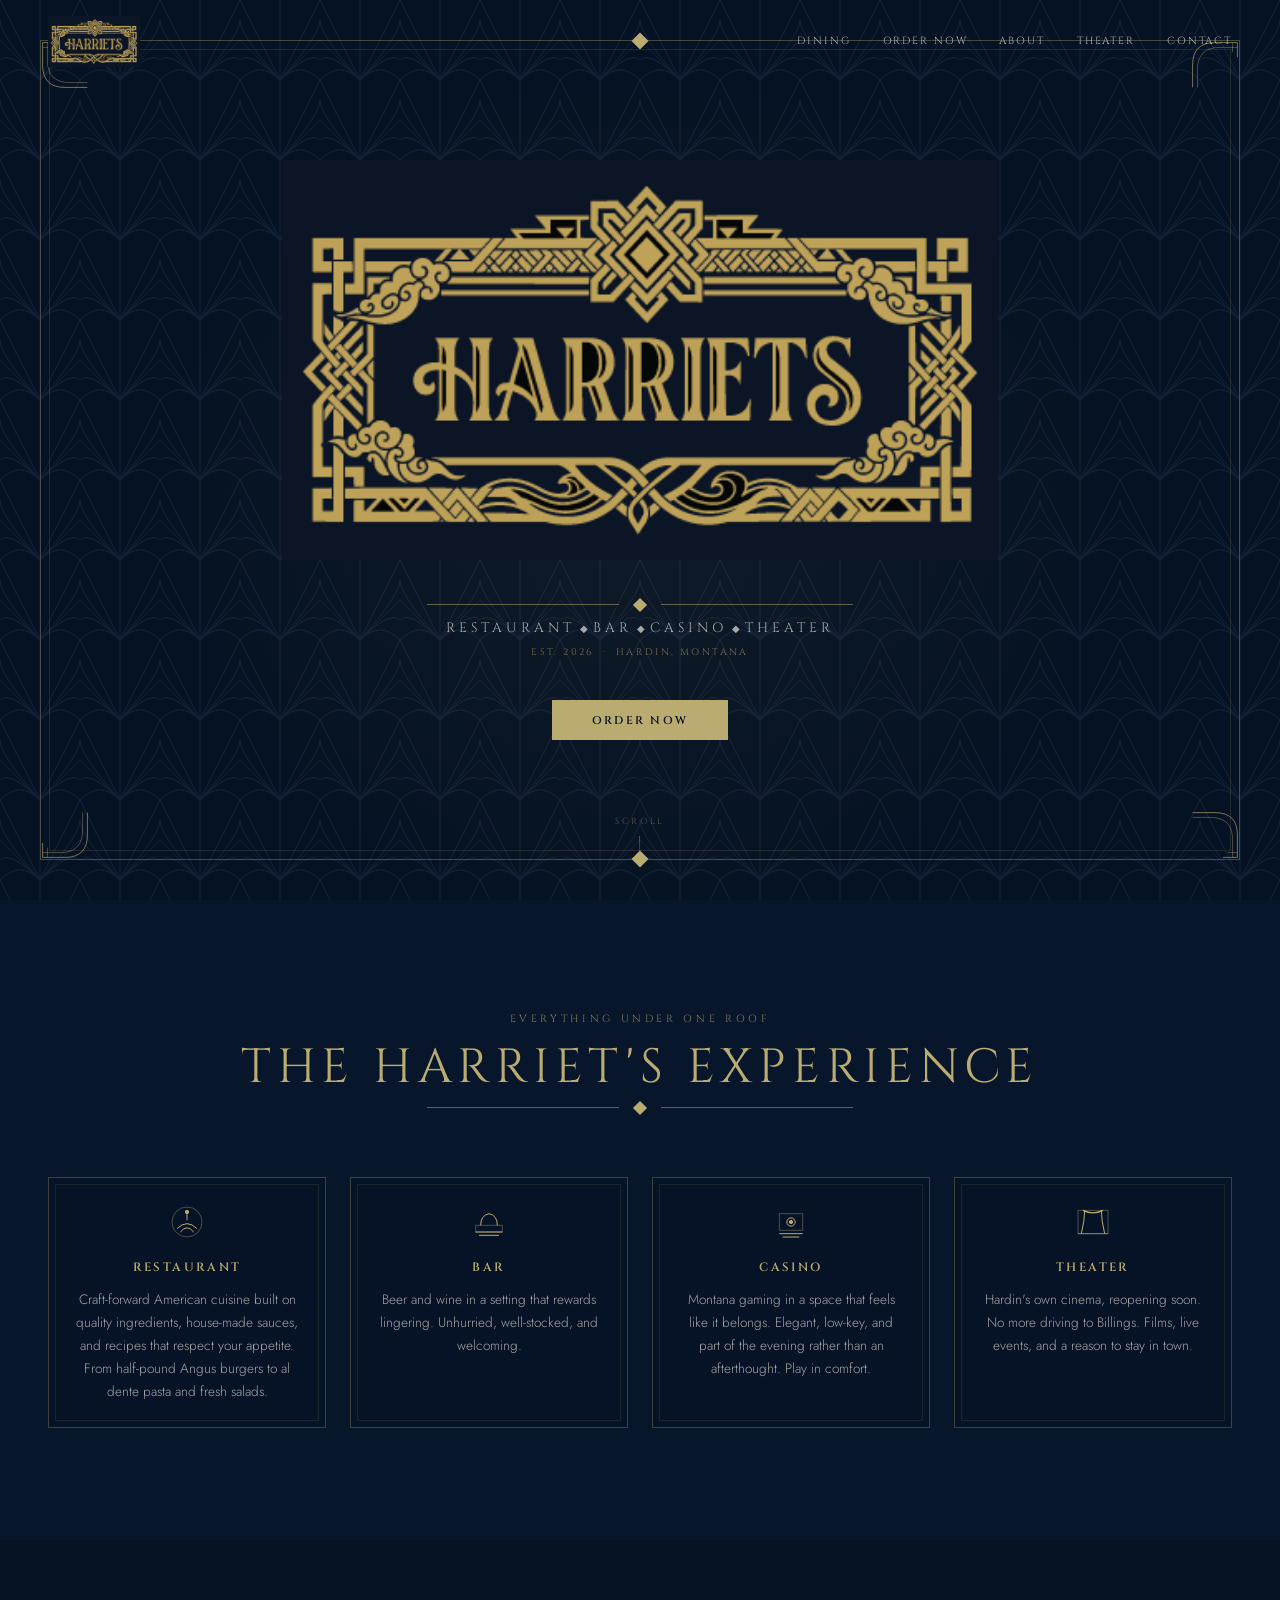
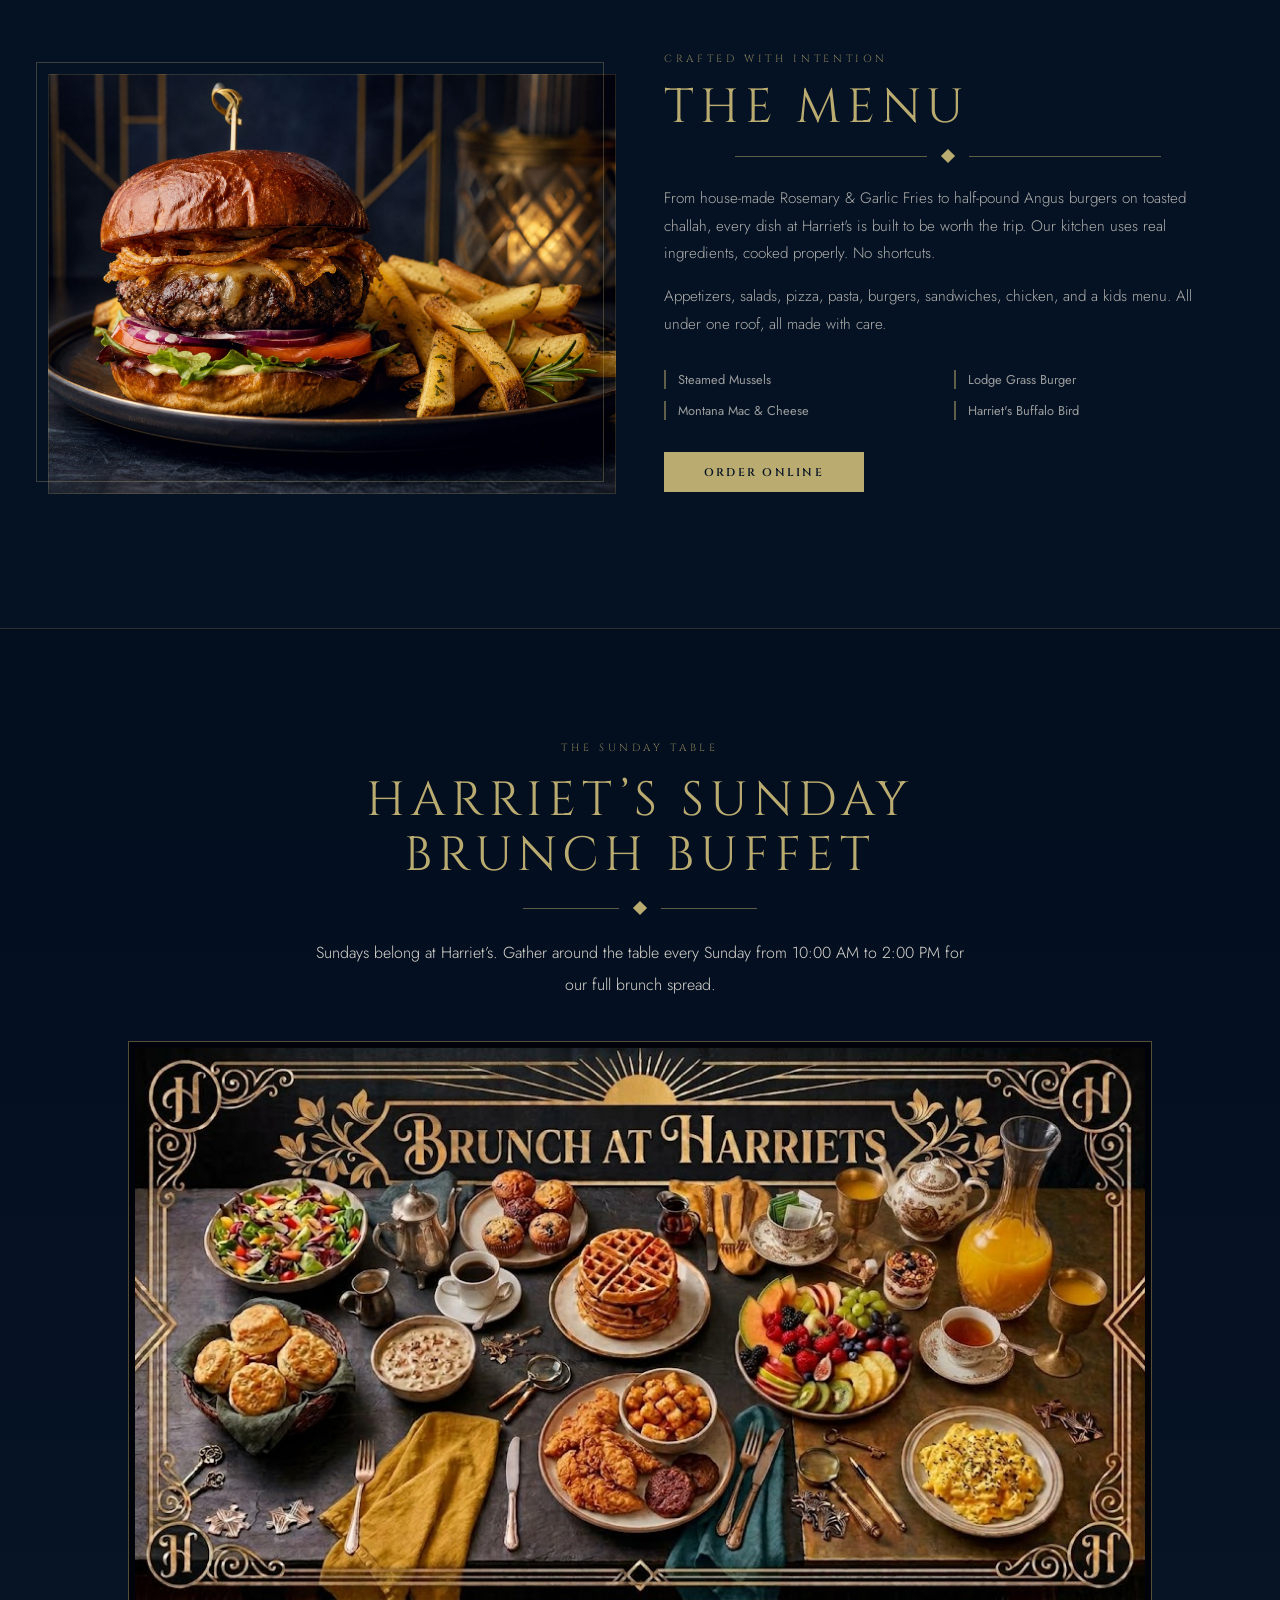
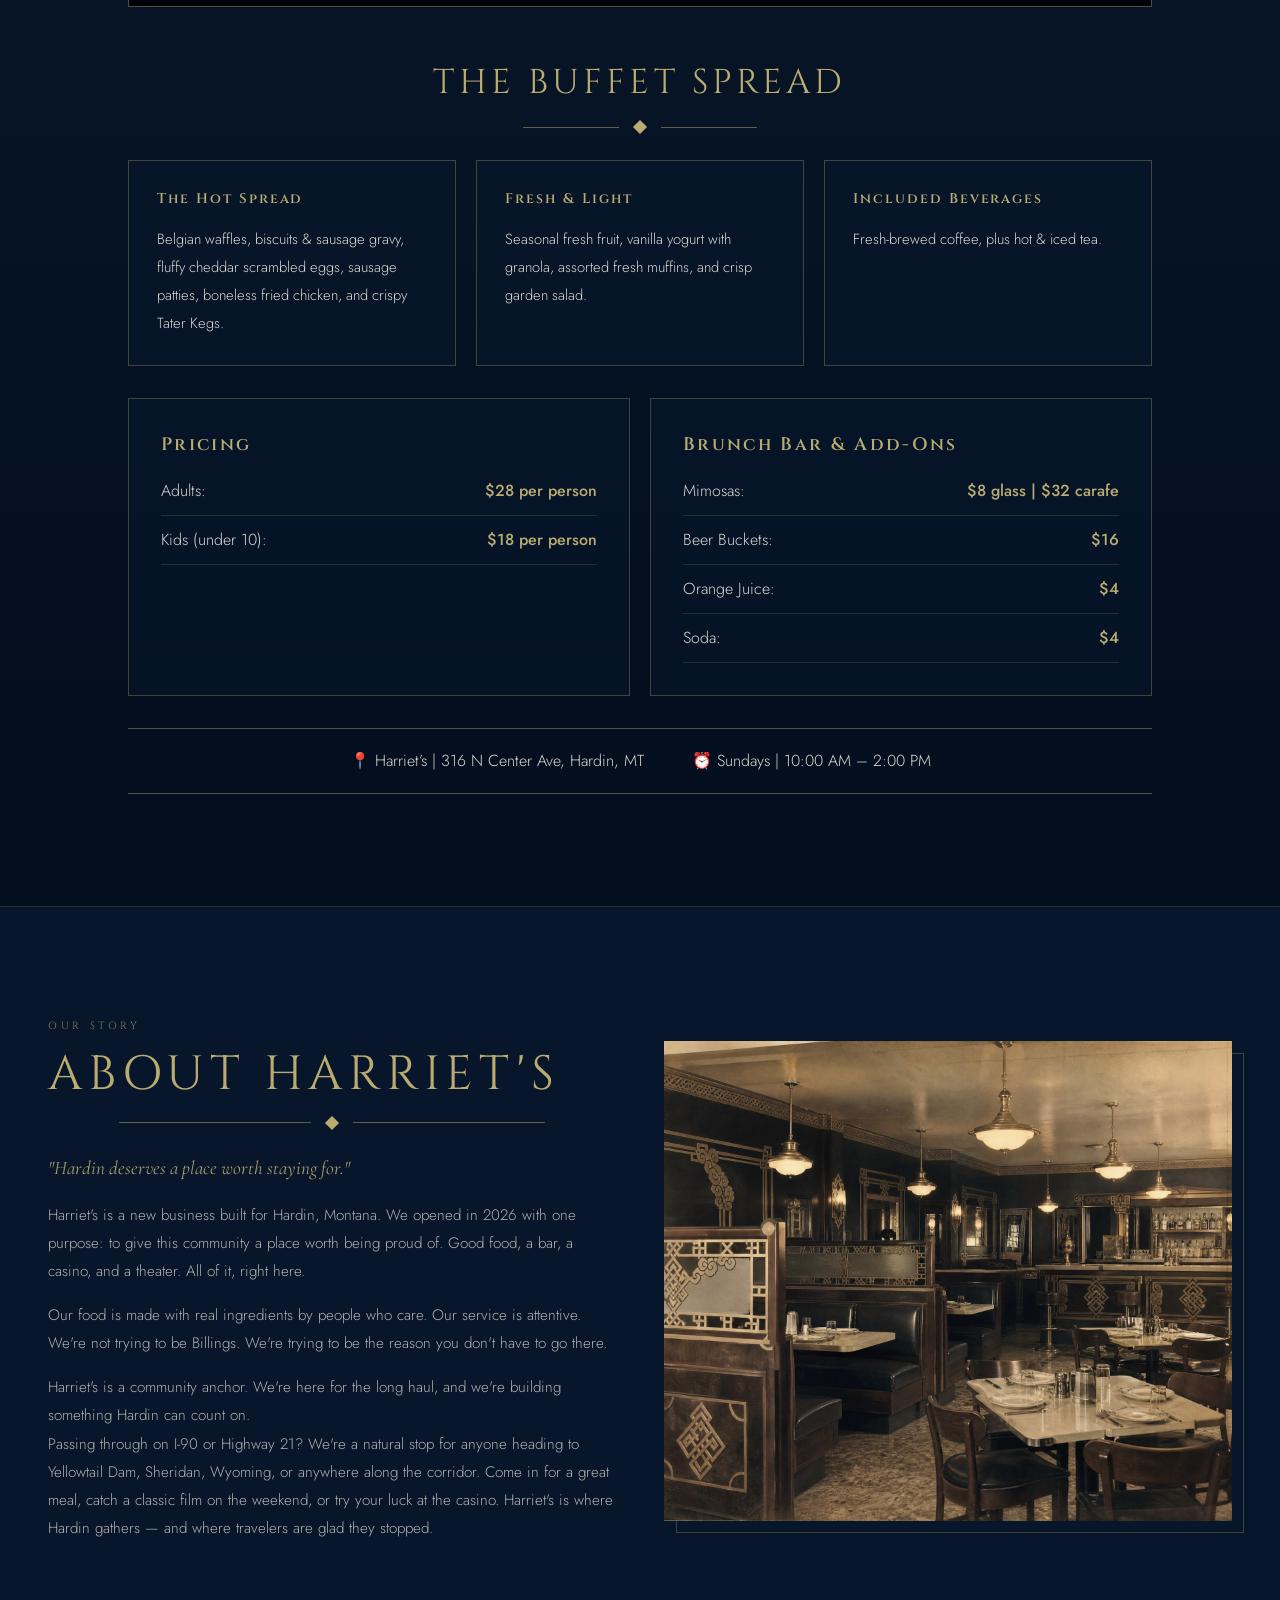
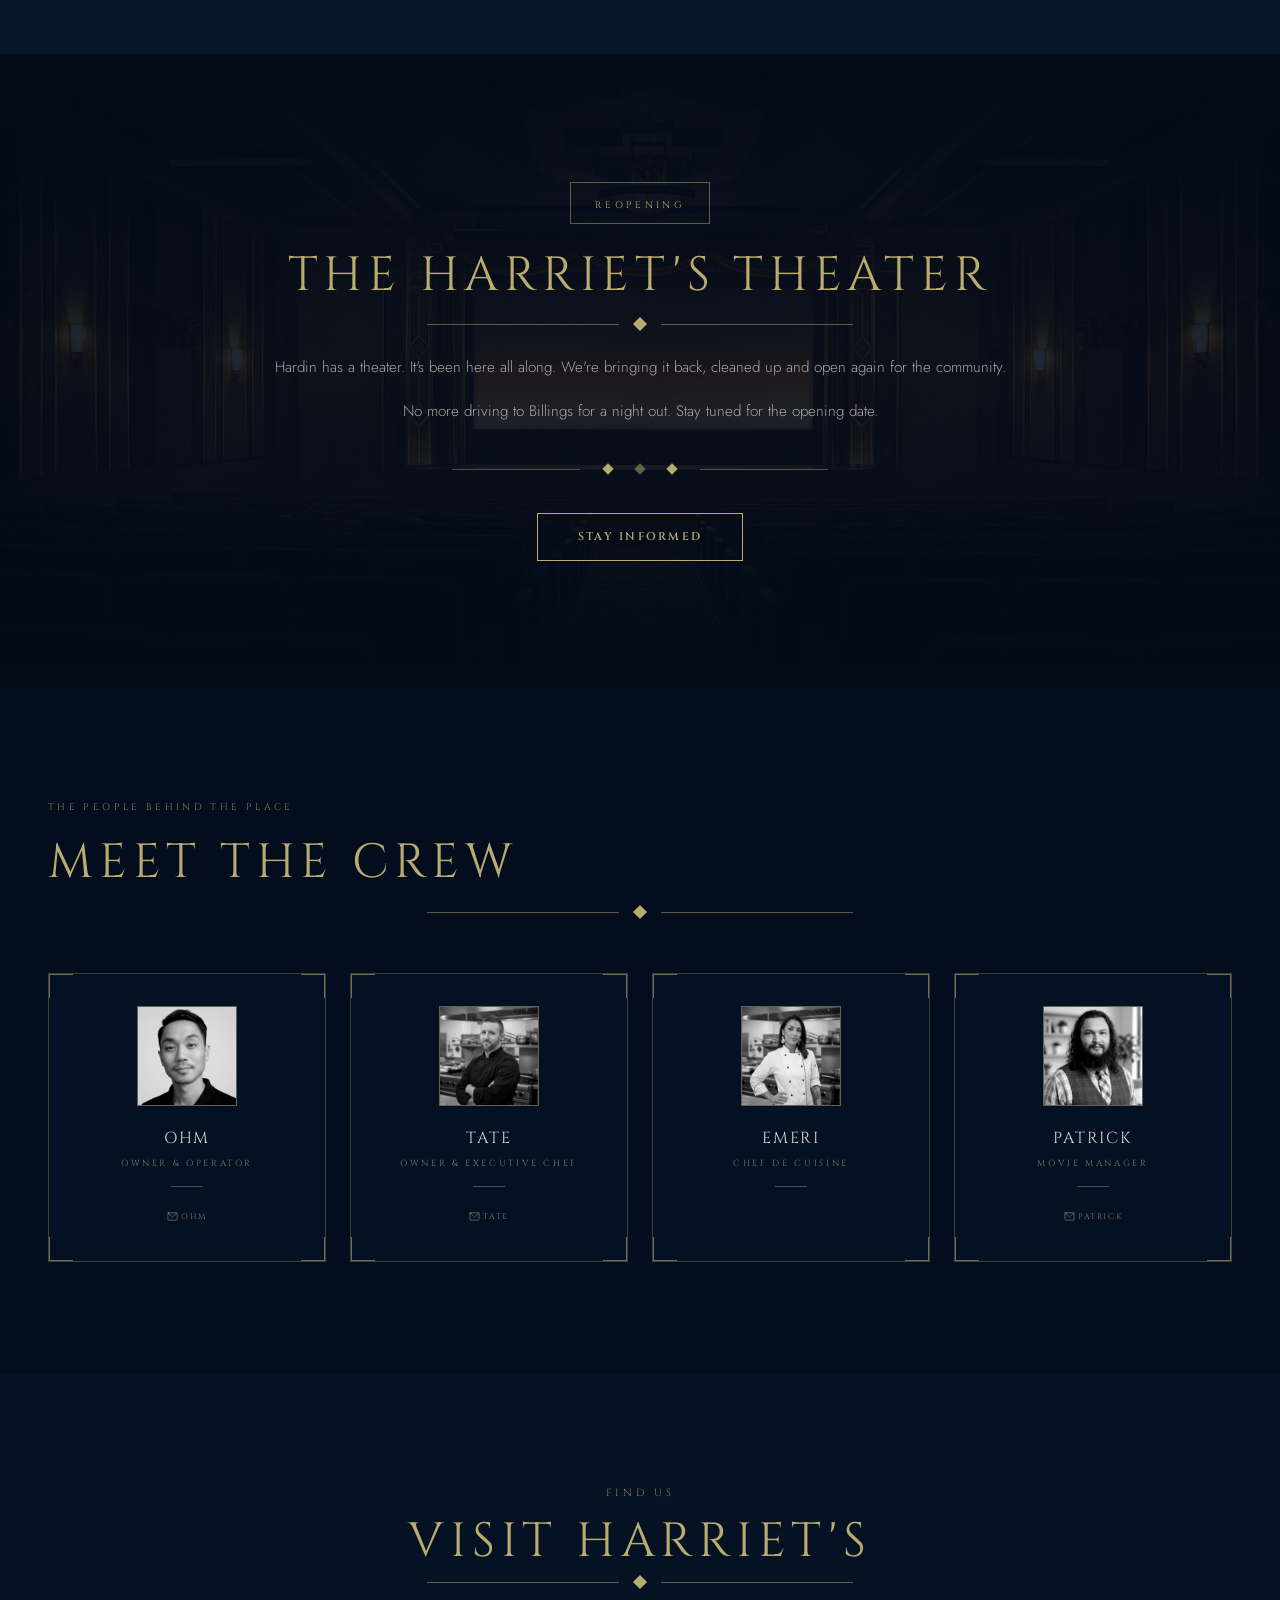
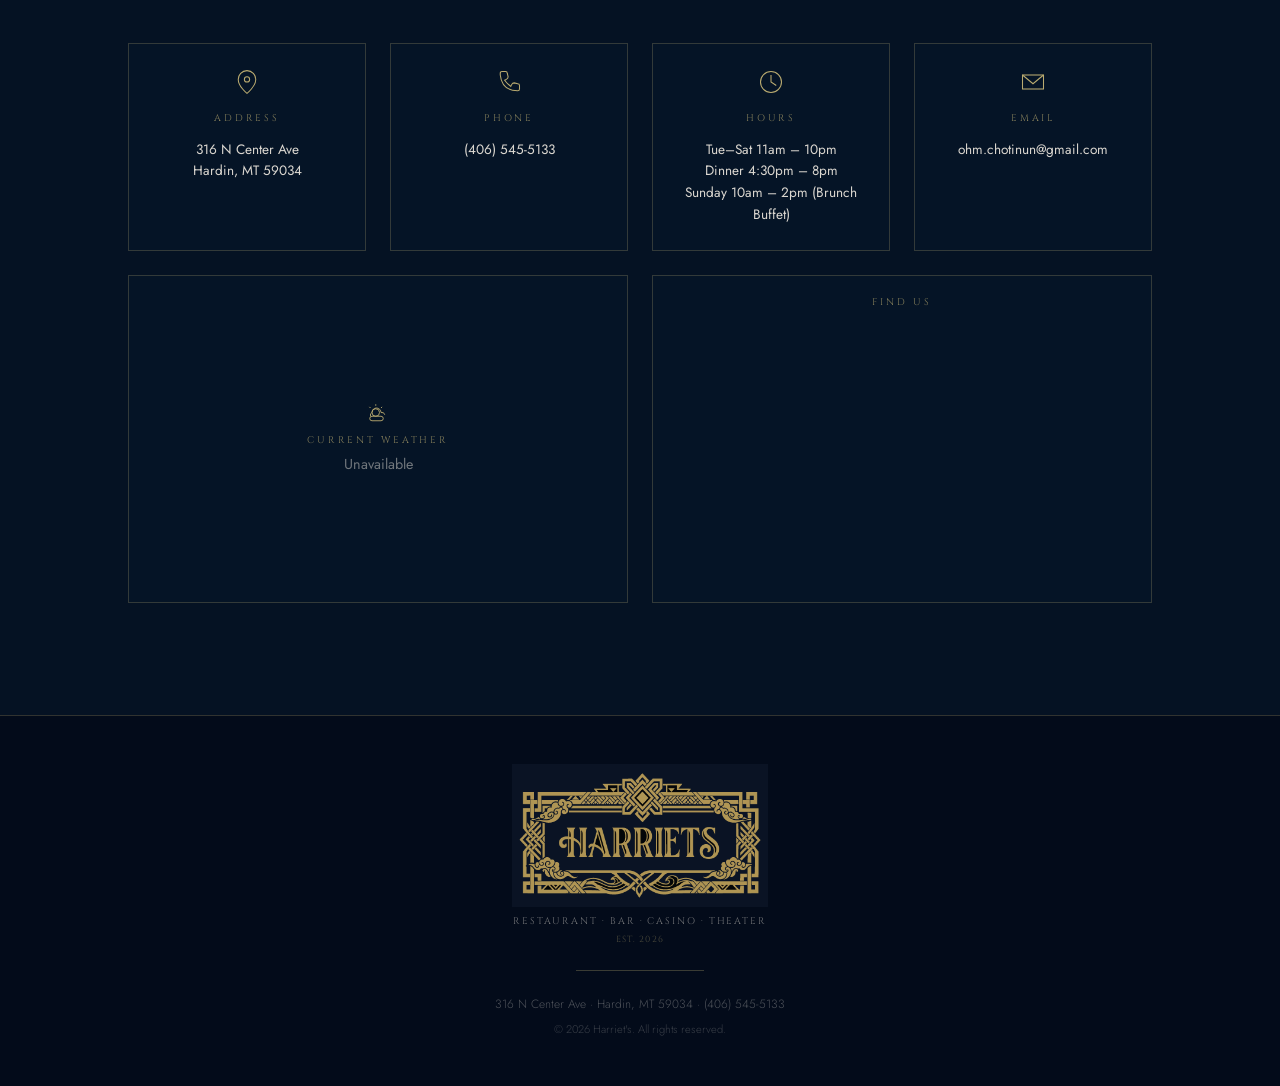
<file: harriet-site-flat/index.html>
<!doctype html>
<html lang="en">
  <head>
    <meta charset="UTF-8" />
    <meta name="viewport" content="width=device-width, initial-scale=1.0, maximum-scale=1" />

    <!-- Primary SEO -->
    <title>Harriet's — Restaurant, Bar, Casino &amp; Theater in Hardin, MT</title>
    <meta name="description" content="Harriet's is a full-service restaurant, bar, casino, and cinema at 316 N. Center Ave, Hardin, MT 59034. American cuisine in a warm, upscale setting. On I-90 and Highway 21 — a natural stop heading to Yellowtail Dam, Sheridan WY, or anywhere along the I-90 corridor. Est. 2026." />
    <meta name="keywords" content="Harriet's Hardin Montana, restaurant Hardin MT 59034, bar casino cinema Hardin, I-90 restaurant Montana, Highway 21 Hardin, Yellowtail Dam dining, Sheridan Wyoming road trip, Little Bighorn Battlefield dining, Big Horn County restaurant, American cuisine Hardin Montana, upscale restaurant Hardin" />
    <link rel="canonical" href="https://harrietshardin.com/" />

    <!-- Open Graph (Facebook, iMessage previews) -->
    <meta property="og:type" content="restaurant" />
    <meta property="og:title" content="Harriet's — Restaurant, Bar, Casino &amp; Theater | Hardin, MT" />
    <meta property="og:description" content="Full-service restaurant, bar, casino, and cinema at 316 N. Center Ave, Hardin, MT. American cuisine on I-90 and Highway 21 — the stop between Billings and Yellowtail Dam. Est. 2026." />
    <meta property="og:url" content="https://harrietshardin.com/" />
    <meta property="og:site_name" content="Harriet's" />
    <meta property="og:locale" content="en_US" />
    <meta property="og:image" content="https://harrietshardin.com/harriets-1950s-dining_8662d516.jpg" />
    <meta property="og:image:width" content="1400" />
    <meta property="og:image:height" content="933" />
    <meta property="og:image:alt" content="Harriet's restaurant and bar interior — Hardin, Montana" />

    <!-- Twitter Card -->
    <meta name="twitter:card" content="summary_large_image" />
    <meta name="twitter:title" content="Harriet's — Restaurant, Bar, Casino &amp; Theater | Hardin, MT" />
    <meta name="twitter:description" content="Full-service restaurant, bar, casino, and cinema in Hardin, MT. On I-90 and Highway 21 — stop in on your way to Yellowtail Dam or Sheridan, WY." />
    <meta name="twitter:image" content="https://harrietshardin.com/harriets-1950s-dining_8662d516.jpg" />

    <!-- Favicon -->
    <link rel="icon" type="image/x-icon" href="favicon.ico?v=3" />
    <link rel="icon" type="image/png" sizes="32x32" href="favicon-32x32.png?v=3" />
    <link rel="icon" type="image/png" sizes="16x16" href="favicon-16x16.png?v=3" />
    <link rel="apple-touch-icon" sizes="180x180" href="apple-touch-icon.png?v=3" />
    <meta name="theme-color" content="#0f1623" />

    <!-- Structured Data: Local Restaurant -->
    <script type="application/ld+json">
    {
      "@context": "https://schema.org",
      "@type": "Restaurant",
      "name": "Harriet's",
      "description": "Harriet's is a full-service restaurant, bar, casino, and cinema located at 316 N. Center Ave in Hardin, MT 59034. We serve American cuisine in a warm, upscale environment. Situated along I-90 and Highway 21, we are a natural stop for anyone heading to Yellowtail Dam, Sheridan Wyoming, or anywhere along the I-90 corridor.",
      "url": "https://harrietshardin.com",
      "telephone": "+14065455133",
      "address": {
        "@type": "PostalAddress",
        "streetAddress": "316 N Center Ave",
        "addressLocality": "Hardin",
        "addressRegion": "MT",
        "postalCode": "59034",
        "addressCountry": "US"
      },
      "geo": {
        "@type": "GeoCoordinates",
        "latitude": 45.7319876,
        "longitude": -107.6064341
      },
      "servesCuisine": ["American", "Bar Food", "Classic American"],
      "priceRange": "$$",
      "currenciesAccepted": "USD",
      "paymentAccepted": "Cash, Credit Card",
      "openingHours": ["Mo-Sa 11:00-22:00"],
      "hasMap": "https://maps.google.com/?q=Harriet%27s+Hardin+Montana",
      "sameAs": [
        "https://www.google.com/maps/place/Harriet%27s+Hardin/@45.7319876,-107.6064341,17z/data=!3m1!4b1!4m6!3m5!1s0x5337ddcfcce3c427:0x19d1f3fce1c7d33b",
        "https://harrietshardin.com"
      ],
      "amenityFeature": [
        {"@type": "LocationFeatureSpecification", "name": "Bar", "value": true},
        {"@type": "LocationFeatureSpecification", "name": "Casino", "value": true},
        {"@type": "LocationFeatureSpecification", "name": "Theater", "value": true},
        {"@type": "LocationFeatureSpecification", "name": "Live Entertainment", "value": true}
      ],
      "nearbyAttractions": [
        {"@type": "TouristAttraction", "name": "Little Bighorn Battlefield National Monument"},
        {"@type": "TouristAttraction", "name": "Yellowtail Dam"},
        {"@type": "TouristAttraction", "name": "Crow Nation"},
        {"@type": "City", "name": "Sheridan, Wyoming"}
      ]
    }
    </script>

    <!-- Google Analytics -->
    <script async src="https://www.googletagmanager.com/gtag/js?id=G-EW9SPTZ8CP"></script>
    <script>
      window.dataLayer = window.dataLayer || [];
      function gtag(){dataLayer.push(arguments);}
      gtag('js', new Date());
      gtag('config', 'G-EW9SPTZ8CP');
    </script>

    <!-- Fonts -->
    <link rel="preconnect" href="https://fonts.googleapis.com" />
    <link rel="preconnect" href="https://fonts.gstatic.com" crossorigin />
    <link href="https://fonts.googleapis.com/css2?family=Cormorant+Garamond:ital,wght@0,300;0,400;0,600;0,700;1,300;1,400&family=Cinzel:wght@400;600;700&family=Jost:wght@300;400;500&display=swap" rel="stylesheet" />
    <script type="module" crossorigin src="index-DfJWVG3v.js"></script>
    <link rel="stylesheet" crossorigin href="index-CsAc7sYv.css"></head>
  <body>
    

    <div id="root"></div>
</body>
</html>
</file>
